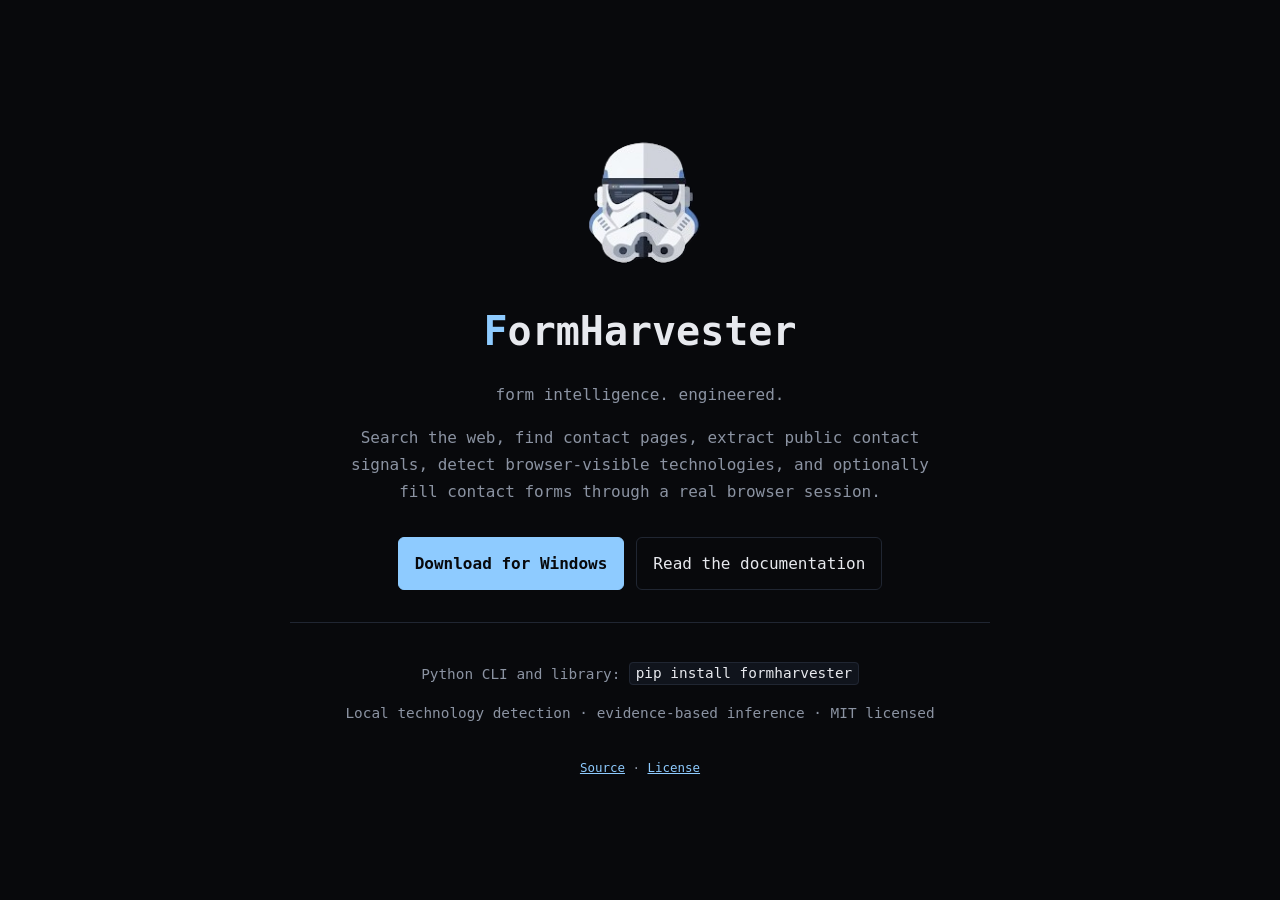
<file: docs/index.html>
<!doctype html>
<html lang="en">
<head>
<meta charset="utf-8" />
<meta name="viewport" content="width=device-width, initial-scale=1" />
<title>FormHarvester - Form Intelligence Engine</title>
<meta name="description" content="FormHarvester searches the web, finds contact pages, extracts public contact signals, detects website technologies, and automates contact forms." />
<link rel="canonical" href="https://formharvester.com/" />
<meta name="theme-color" content="#08090c" />
<link rel="icon" href="logo.png" type="image/png" />
<meta property="og:type" content="website" />
<meta property="og:site_name" content="FormHarvester" />
<meta property="og:title" content="FormHarvester - Automated Web Form Intelligence" />
<meta property="og:description" content="Search the web, find contact pages, extract public contact signals, detect website technologies, and automate contact forms." />
<meta property="og:url" content="https://formharvester.com/" />
<meta property="og:image" content="https://formharvester.com/logo.jpeg" />
<meta name="twitter:card" content="summary_large_image" />
<meta name="twitter:title" content="FormHarvester - Form Intelligence Engine" />
<meta name="twitter:description" content="Search, extract, detect, and interact with websites through a browser-driven workflow." />
<meta name="twitter:image" content="https://formharvester.com/logo.jpeg" />
<style>
  :root { color-scheme: dark; --bg: #08090c; --fg: #e7e9ee; --muted: #8b93a2; --accent: #8ecbff; --border: #202632; }
  * { box-sizing: border-box; }
  body { margin: 0; min-height: 100vh; display: grid; place-items: center; padding: 2rem 1.25rem; background: var(--bg); color: var(--fg); font: 16px/1.7 ui-monospace, "SFMono-Regular", Consolas, monospace; text-align: center; }
  main { width: min(100%, 700px); }
  img { width: min(42vw, 150px); height: auto; }
  h1 { font-size: clamp(1.7rem, 5vw, 2.5rem); margin: 0.2rem 0; }
  h1 span { color: var(--accent); }
  .tagline, .summary { color: var(--muted); }
  .summary { margin: 0 auto 1.75rem; max-width: 62ch; }
  .actions { display: flex; justify-content: center; flex-wrap: wrap; gap: 0.75rem; margin: 2rem 0; }
  a { color: var(--accent); }
  a.button { border: 1px solid var(--border); border-radius: 6px; color: var(--fg); padding: 0.75rem 1rem; text-decoration: none; }
  a.button.primary { background: var(--accent); border-color: var(--accent); color: var(--bg); font-weight: 700; }
  a.button:hover { border-color: var(--accent); }
  .features { border-top: 1px solid var(--border); padding-top: 1.5rem; color: var(--muted); font-size: 0.9rem; }
  code { color: var(--fg); background: #10141c; border: 1px solid var(--border); border-radius: 4px; padding: 0.15rem 0.35rem; }
  footer { color: var(--muted); font-size: 0.78rem; margin-top: 2rem; }
</style>
</head>
<body>
<main>
  <img src="logo.png" alt="FormHarvester stormtrooper helmet icon" width="150" height="169" />
  <h1><span>F</span>ormHarvester</h1>
  <p class="tagline">form intelligence. engineered.</p>
  <p class="summary">Search the web, find contact pages, extract public contact signals, detect browser-visible technologies, and optionally fill contact forms through a real browser session.</p>
  <div class="actions">
    <a class="button primary" href="https://github.com/dariomory/formharvester/releases/latest/download/formharvester.exe">Download for Windows</a>
    <a class="button" href="docs/">Read the documentation</a>
  </div>
  <div class="features">
    <p>Python CLI and library: <code>pip install formharvester</code></p>
    <p>Local technology detection · evidence-based inference · MIT licensed</p>
  </div>
  <footer><a href="https://github.com/dariomory/formharvester">Source</a> · <a href="https://github.com/dariomory/formharvester/blob/master/LICENSE">License</a></footer>
</main>
</body>
</html>
</file>
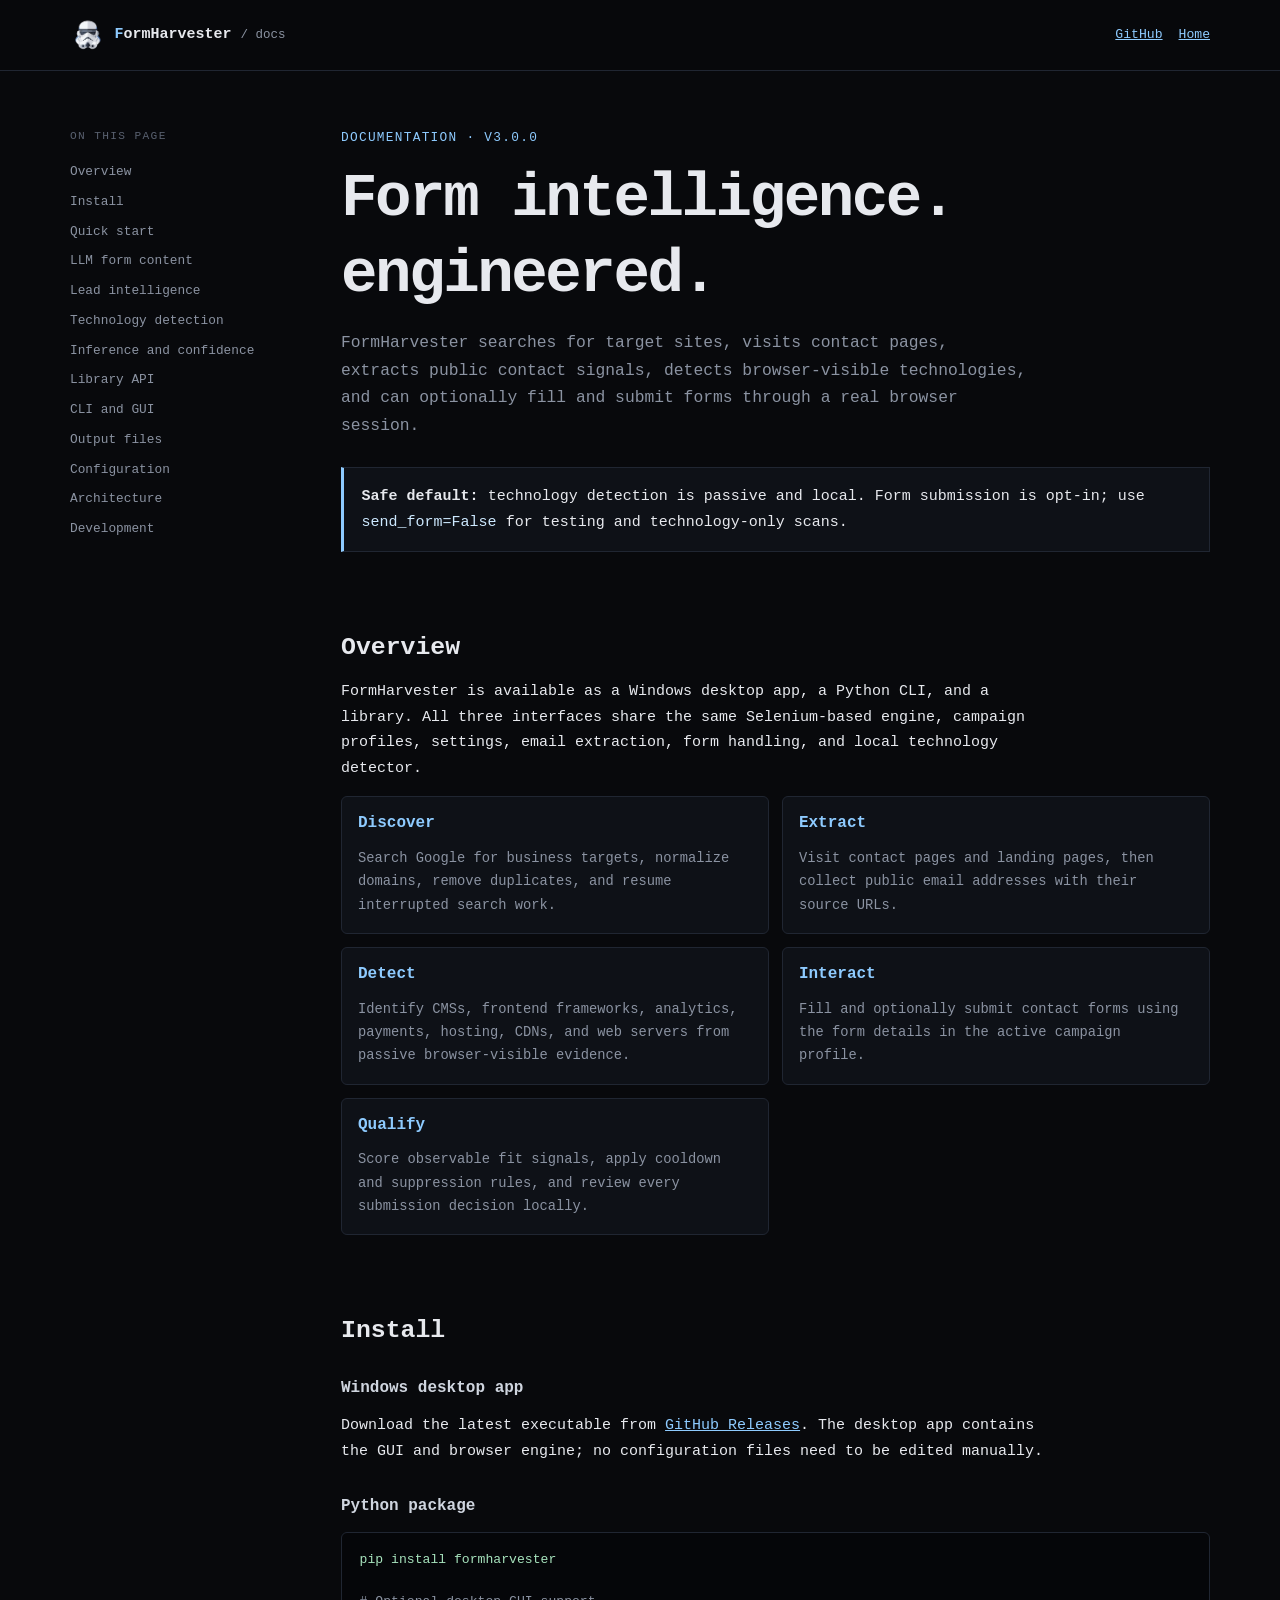
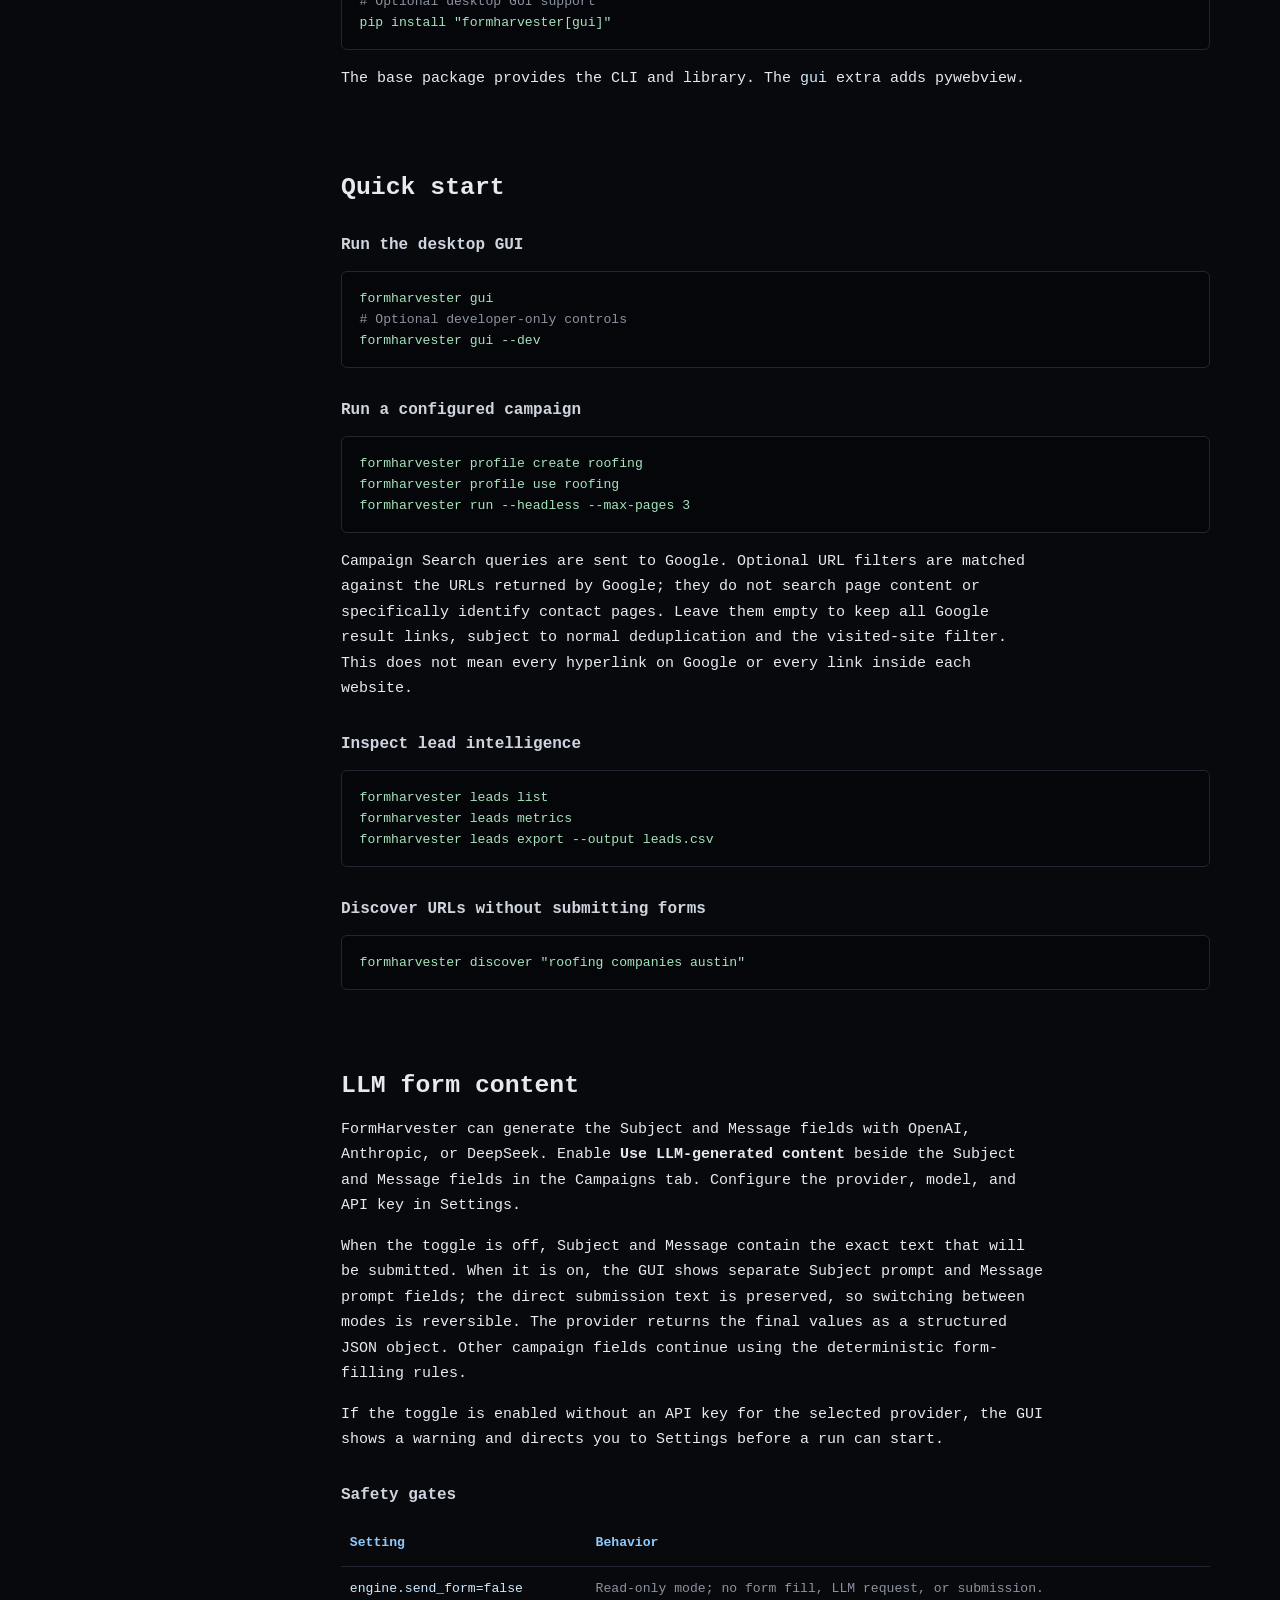
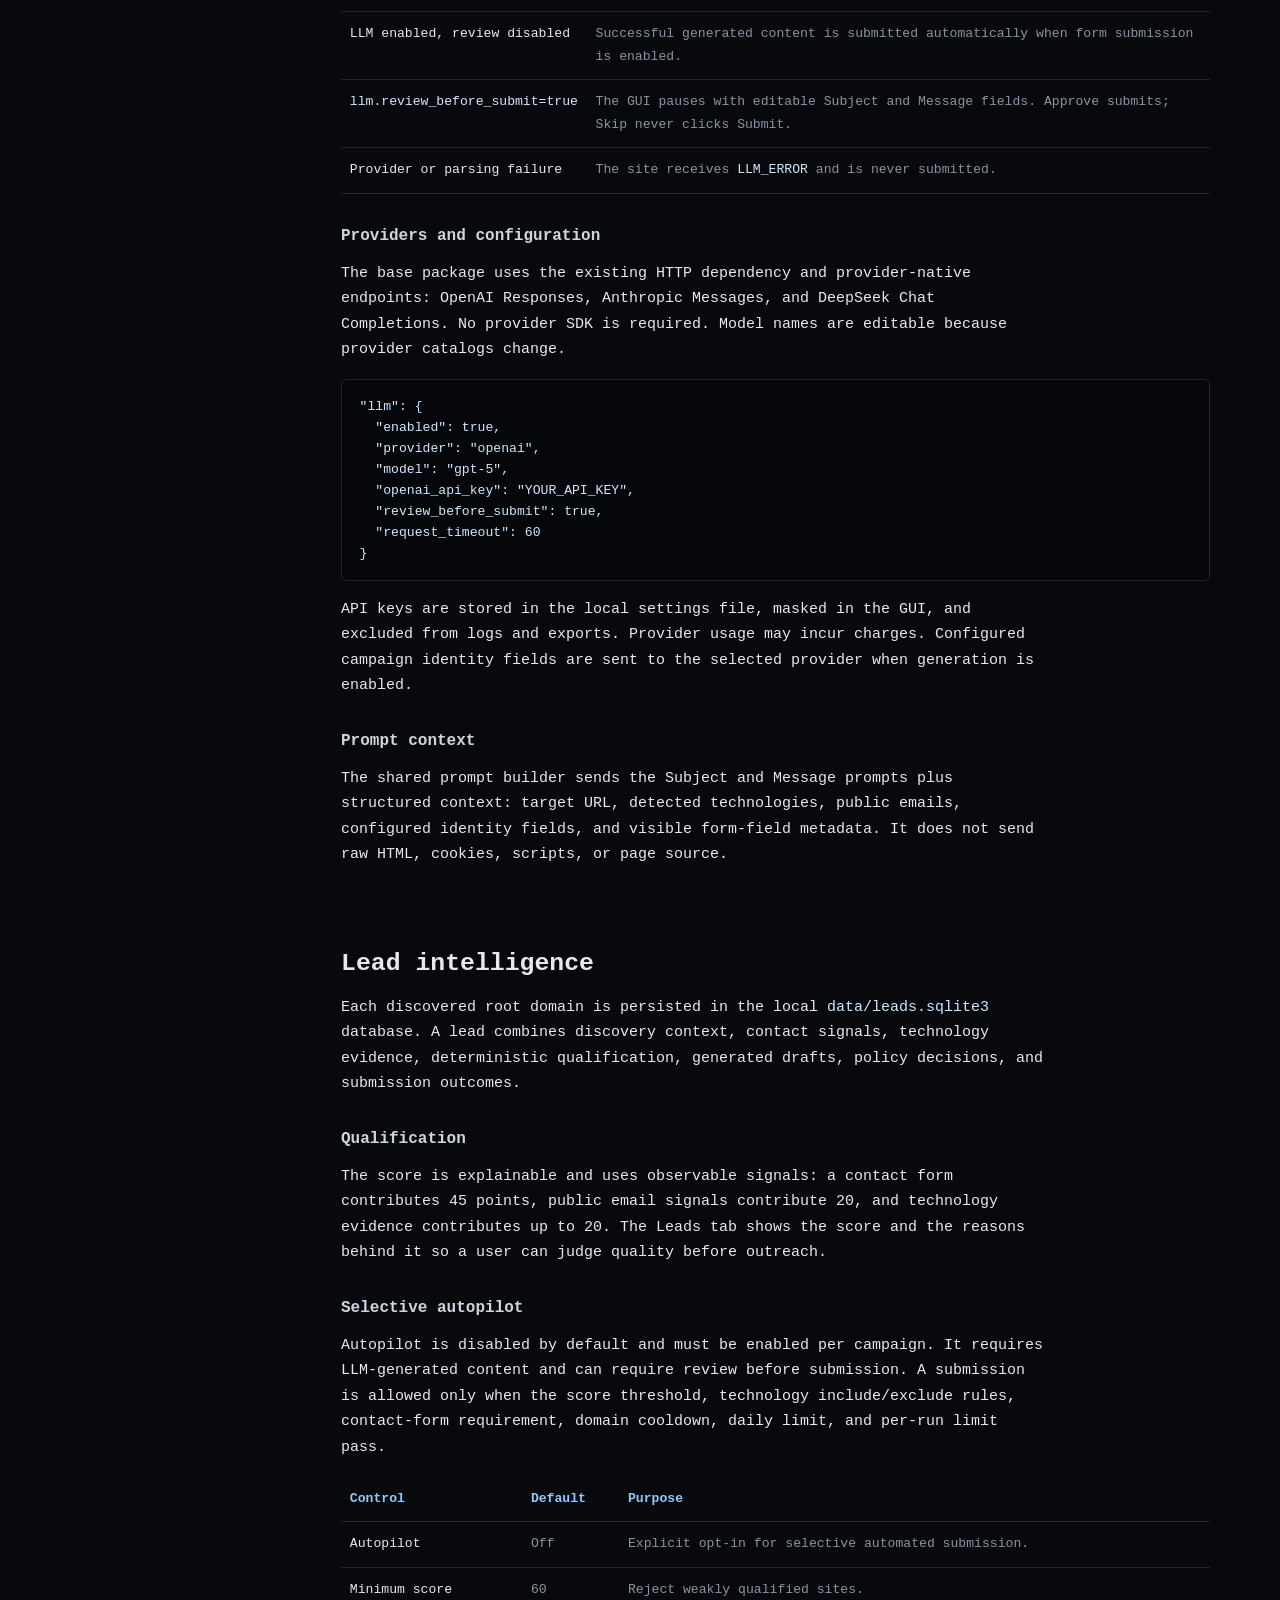
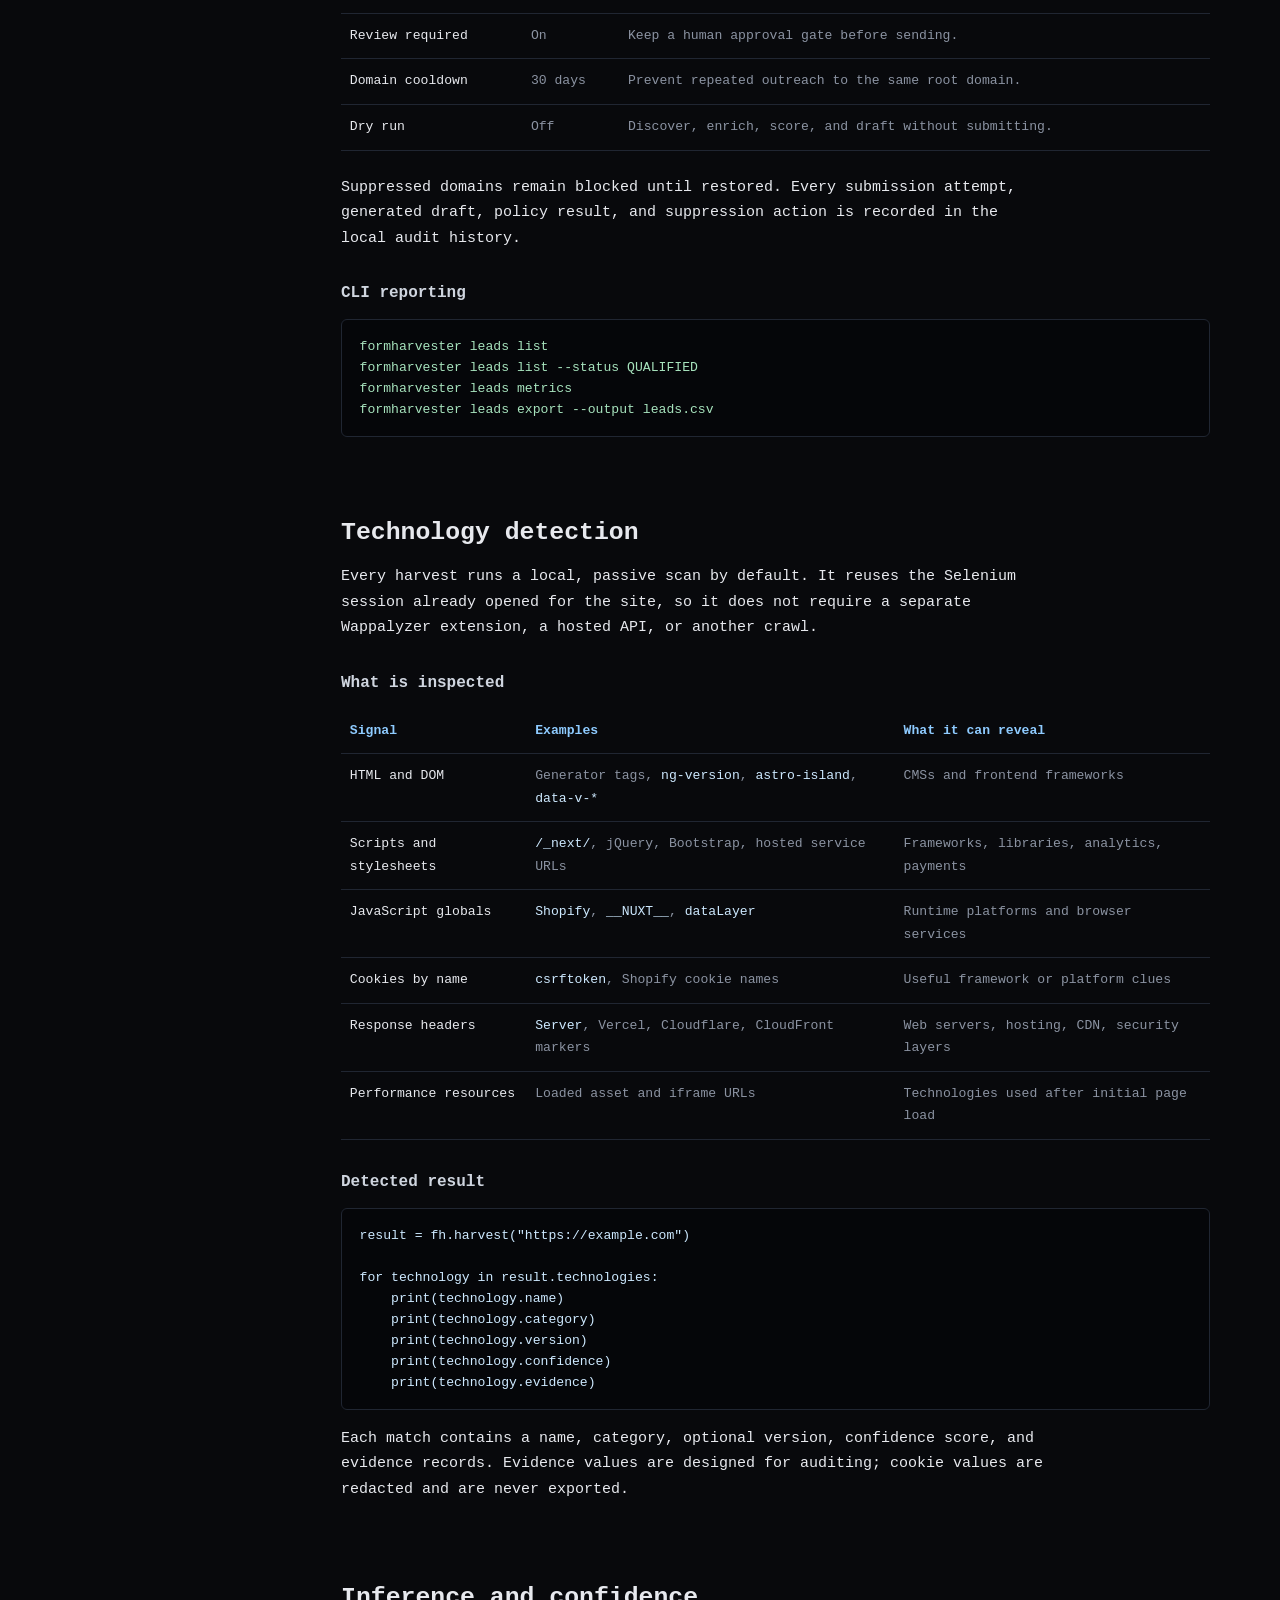
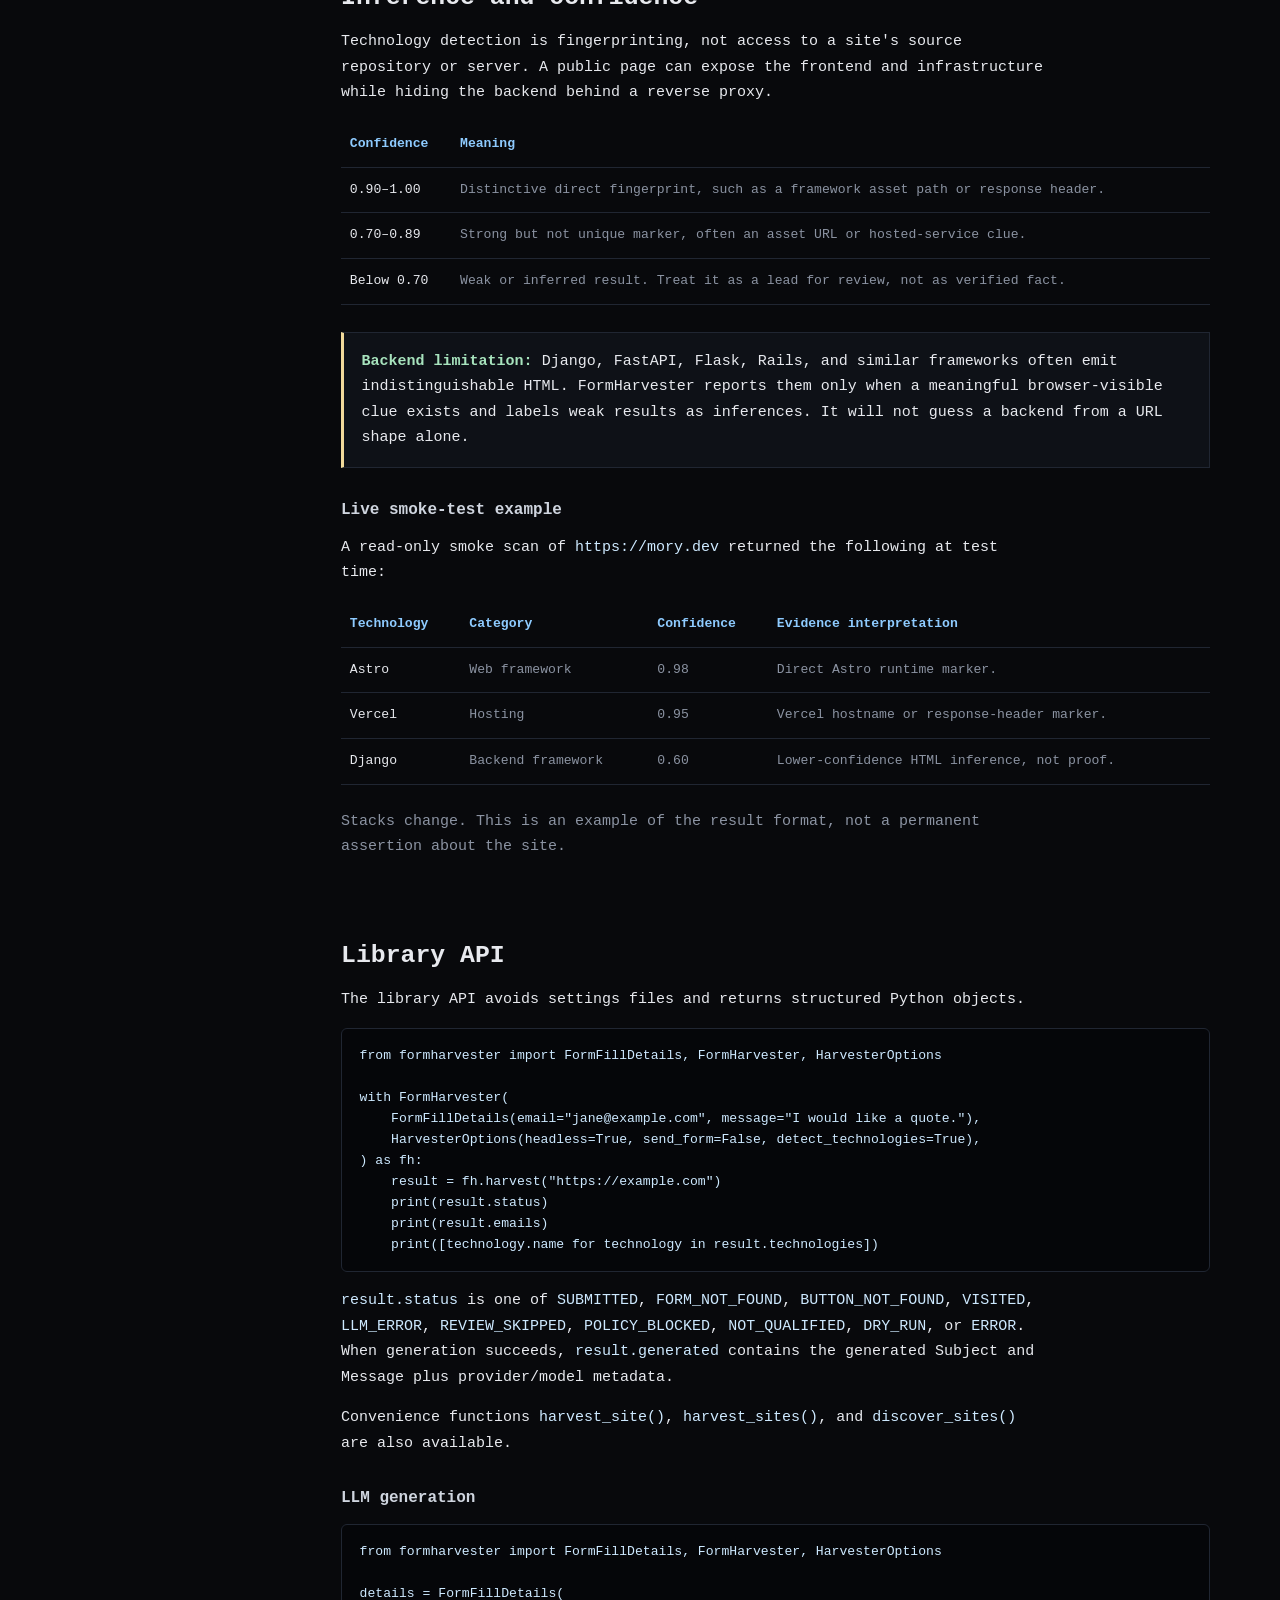
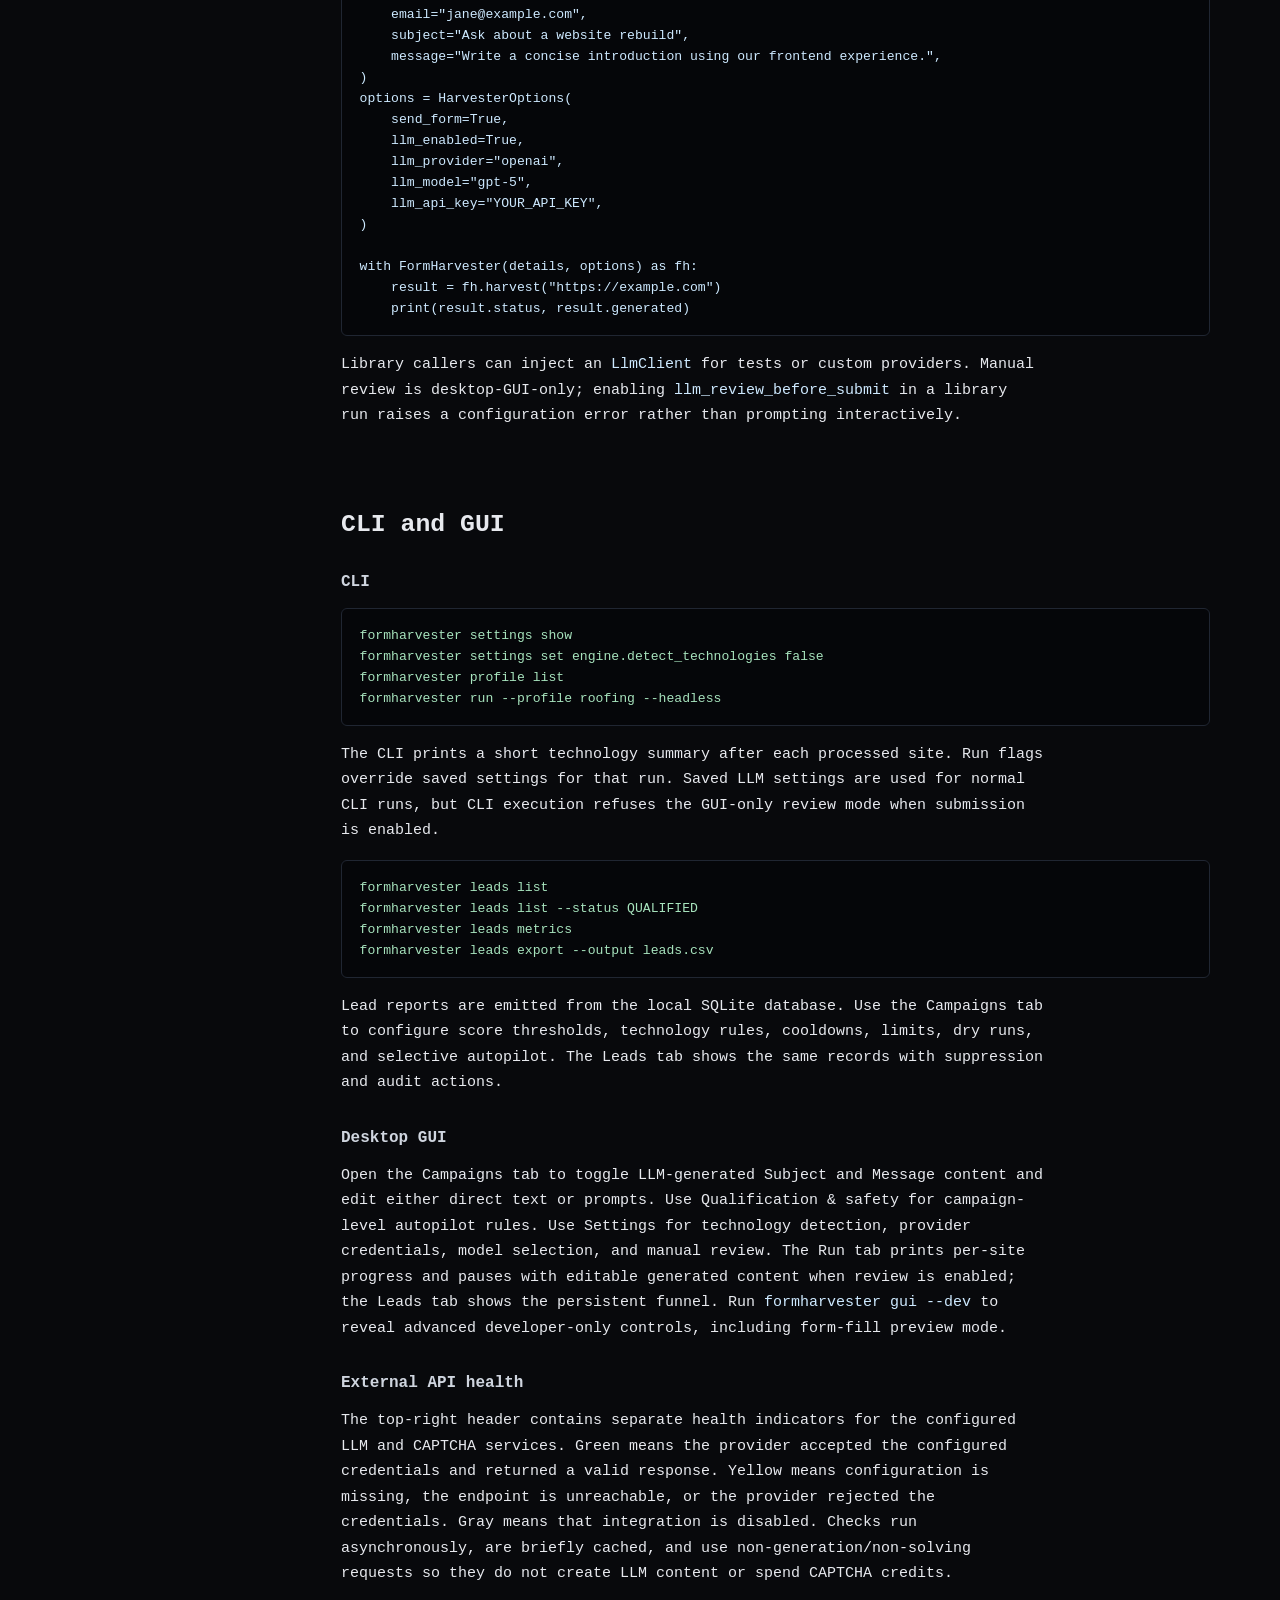
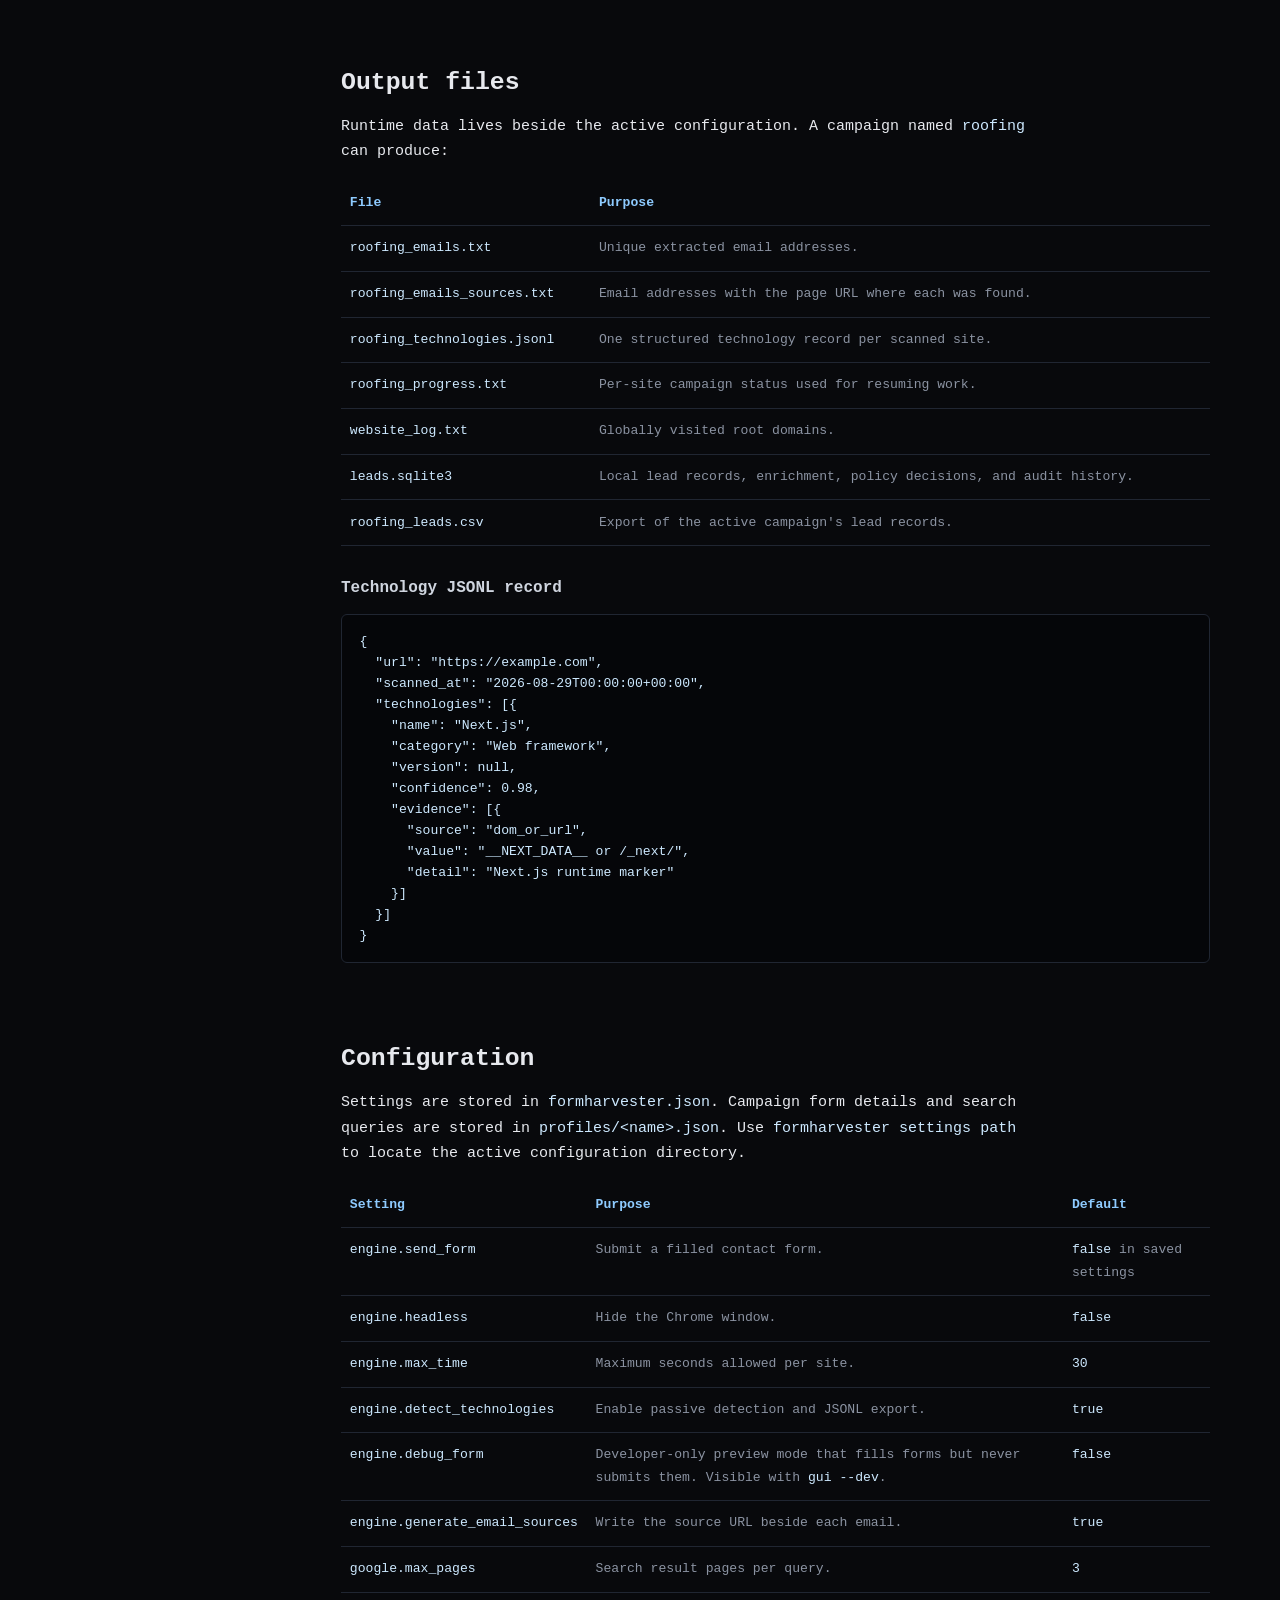
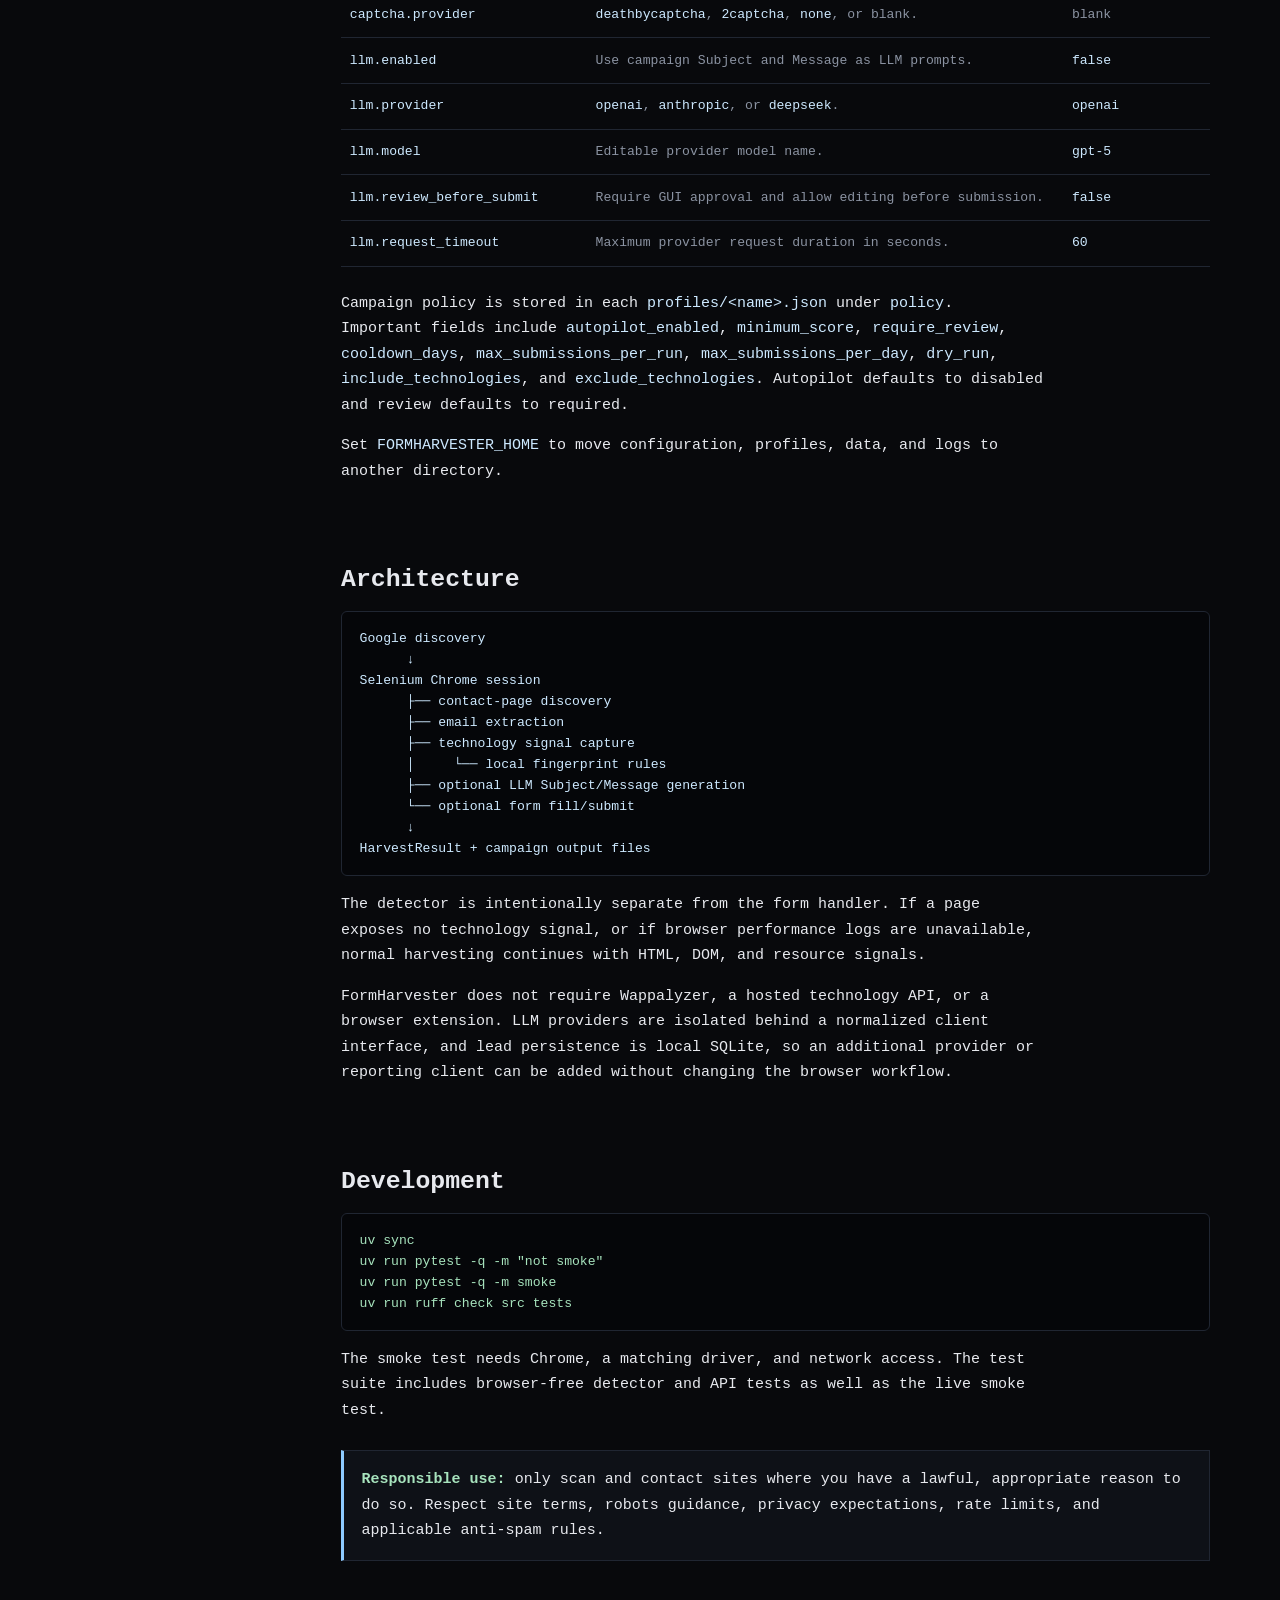
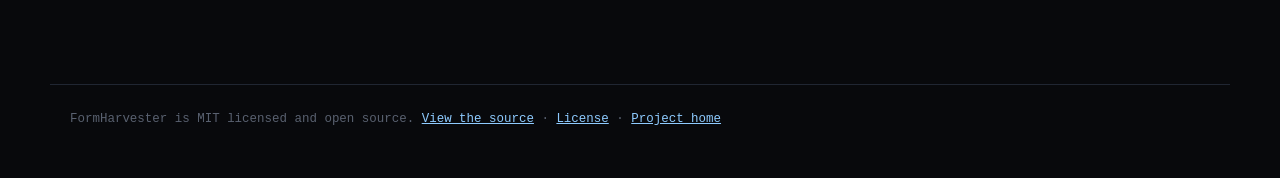
<file: docs/docs/index.html>
<!doctype html>
<html lang="en">
<head>
<meta charset="utf-8" />
<meta name="viewport" content="width=device-width, initial-scale=1" />
<title>FormHarvester Documentation</title>
<meta name="description" content="Install, configure, and use FormHarvester for web discovery, contact extraction, technology detection, and browser-driven form workflows." />
<meta name="keywords" content="FormHarvester documentation, website technology detection, technology inference, form scraper, Selenium, lead enrichment, Python web scraping" />
<link rel="canonical" href="https://formharvester.com/docs/" />
<meta name="robots" content="index, follow" />
<meta name="theme-color" content="#08090c" />
<link rel="icon" href="../logo.png" type="image/png" />
<meta property="og:type" content="website" />
<meta property="og:site_name" content="FormHarvester" />
<meta property="og:title" content="FormHarvester Documentation" />
<meta property="og:description" content="Documentation for FormHarvester discovery, contact extraction, local technology detection, and browser-driven form workflows." />
<meta property="og:url" content="https://formharvester.com/docs/" />
<meta property="og:image" content="https://formharvester.com/logo.jpeg" />
<script type="application/ld+json">
{
  "@context": "https://schema.org",
  "@type": "TechArticle",
  "headline": "FormHarvester Documentation",
  "description": "Documentation for the open-source FormHarvester form intelligence engine and local website technology detector.",
  "url": "https://formharvester.com/docs/",
  "author": {"@type": "Organization", "name": "FormHarvester"},
  "isPartOf": {"@type": "SoftwareApplication", "name": "FormHarvester", "url": "https://formharvester.com/"}
}
</script>
<style>
  :root { color-scheme: dark; --bg: #08090c; --panel: #0e1117; --fg: #e7e9ee; --muted: #8b93a2; --faint: #596170; --accent: #8ecbff; --green: #a7e3bd; --yellow: #f0d99a; --border: #202632; --max: 1180px; }
  * { box-sizing: border-box; }
  html { scroll-behavior: smooth; }
  body { margin: 0; background: var(--bg); color: var(--fg); font: 15px/1.7 ui-monospace, "SFMono-Regular", Consolas, monospace; }
  a { color: var(--accent); }
  a:hover { color: #c8eaff; }
  code { color: #cde9ff; }
  p { max-width: 78ch; }
  .site-header { position: sticky; top: 0; z-index: 5; border-bottom: 1px solid var(--border); background: rgba(8, 9, 12, 0.94); backdrop-filter: blur(12px); }
  .header-inner { max-width: var(--max); min-height: 70px; margin: 0 auto; padding: 0 1.25rem; display: flex; align-items: center; justify-content: space-between; gap: 1rem; }
  .brand { display: flex; align-items: center; gap: 0.65rem; color: var(--fg); font-weight: 700; text-decoration: none; }
  .brand img { width: 34px; height: 40px; object-fit: contain; }
  .brand-f { color: var(--accent); }
  .brand small { color: var(--muted); font-weight: 400; }
  .top-links { display: flex; gap: 1rem; font-size: 0.82rem; }
  .layout { max-width: var(--max); margin: 0 auto; padding: 3.5rem 1.25rem 6rem; display: grid; grid-template-columns: 215px minmax(0, 1fr); gap: 3.5rem; }
  .sidebar { position: sticky; top: 100px; align-self: start; font-size: 0.8rem; }
  .sidebar-label { margin-bottom: 0.7rem; color: var(--faint); font-size: 0.7rem; letter-spacing: 0.12em; text-transform: uppercase; }
  .sidebar a { display: block; padding: 0.25rem 0; color: var(--muted); text-decoration: none; }
  .sidebar a:hover { color: var(--accent); }
  article { min-width: 0; }
  .eyebrow { margin: 0 0 0.75rem; color: var(--accent); font-size: 0.8rem; letter-spacing: 0.1em; text-transform: uppercase; }
  h1, h2, h3 { line-height: 1.25; }
  h1 { margin: 0 0 1rem; font-size: clamp(2rem, 5vw, 3.8rem); letter-spacing: -0.04em; }
  h2 { margin: 4rem 0 1rem; padding-top: 1rem; font-size: 1.55rem; }
  h3 { margin: 2rem 0 0.6rem; color: #cfd5df; font-size: 1rem; }
  .lede { max-width: 70ch; color: var(--muted); font-size: 1.02rem; }
  .hero-note, .callout { margin: 1.7rem 0; padding: 1rem 1.1rem; border: 1px solid var(--border); border-left: 3px solid var(--accent); background: var(--panel); }
  .callout strong { color: var(--green); }
  .callout.warning { border-left-color: var(--yellow); }
  pre { overflow-x: auto; margin: 1rem 0; padding: 1rem 1.1rem; border: 1px solid var(--border); border-radius: 6px; background: #050609; font-size: 0.82rem; line-height: 1.6; }
  .command { color: var(--green); }
  .muted { color: var(--muted); }
  .grid { display: grid; grid-template-columns: repeat(2, minmax(0, 1fr)); gap: 0.8rem; }
  .card { padding: 1rem; border: 1px solid var(--border); border-radius: 6px; background: var(--panel); }
  .card h3 { margin-top: 0; color: var(--accent); }
  .card p { margin-bottom: 0; color: var(--muted); font-size: 0.86rem; }
  table { width: 100%; margin: 1rem 0 1.5rem; border-collapse: collapse; font-size: 0.82rem; }
  th, td { padding: 0.7rem 0.55rem; border-bottom: 1px solid var(--border); text-align: left; vertical-align: top; }
  th { color: var(--accent); font-weight: 600; }
  td { color: var(--muted); }
  td:first-child { color: var(--fg); }
  .footer { max-width: var(--max); margin: 0 auto; padding: 1.5rem 1.25rem 3rem; border-top: 1px solid var(--border); color: var(--faint); font-size: 0.78rem; }
  @media (max-width: 800px) {
    .layout { display: block; padding-top: 2.2rem; }
    .sidebar { position: static; display: flex; flex-wrap: wrap; gap: 0 1rem; margin-bottom: 2rem; }
    .sidebar-label { width: 100%; }
    .sidebar a { padding: 0.15rem 0; }
    .grid { grid-template-columns: 1fr; }
    .top-links { gap: 0.6rem; }
    .top-links a:first-child { display: none; }
  }
</style>
</head>
<body>
<header class="site-header">
  <div class="header-inner">
    <a class="brand" href="../"><img src="../logo.png" alt="" width="34" height="40" /><span><span class="brand-f">F</span>ormHarvester <small>/ docs</small></span></a>
    <nav class="top-links" aria-label="External links"><a href="https://github.com/dariomory/formharvester">GitHub</a><a href="../">Home</a></nav>
  </div>
</header>

<div class="layout">
  <aside class="sidebar" aria-label="Documentation sections">
    <div class="sidebar-label">On this page</div>
    <a href="#overview">Overview</a><a href="#install">Install</a><a href="#quick-start">Quick start</a>
    <a href="#llm">LLM form content</a><a href="#lead-intelligence">Lead intelligence</a><a href="#technology-detection">Technology detection</a><a href="#inference">Inference and confidence</a>
    <a href="#api">Library API</a><a href="#cli-gui">CLI and GUI</a><a href="#output">Output files</a>
    <a href="#configuration">Configuration</a><a href="#architecture">Architecture</a><a href="#development">Development</a>
  </aside>

  <main>
    <article>
      <p class="eyebrow">Documentation · v3.0.0</p>
      <h1>Form intelligence.<br />engineered.</h1>
      <p class="lede">FormHarvester searches for target sites, visits contact pages, extracts public contact signals, detects browser-visible technologies, and can optionally fill and submit forms through a real browser session.</p>
      <div class="hero-note"><strong>Safe default:</strong> technology detection is passive and local. Form submission is opt-in; use <code>send_form=False</code> for testing and technology-only scans.</div>

      <section id="overview"><h2>Overview</h2>
        <p>FormHarvester is available as a Windows desktop app, a Python CLI, and a library. All three interfaces share the same Selenium-based engine, campaign profiles, settings, email extraction, form handling, and local technology detector.</p>
        <div class="grid">
          <div class="card"><h3>Discover</h3><p>Search Google for business targets, normalize domains, remove duplicates, and resume interrupted search work.</p></div>
          <div class="card"><h3>Extract</h3><p>Visit contact pages and landing pages, then collect public email addresses with their source URLs.</p></div>
          <div class="card"><h3>Detect</h3><p>Identify CMSs, frontend frameworks, analytics, payments, hosting, CDNs, and web servers from passive browser-visible evidence.</p></div>
          <div class="card"><h3>Interact</h3><p>Fill and optionally submit contact forms using the form details in the active campaign profile.</p></div>
          <div class="card"><h3>Qualify</h3><p>Score observable fit signals, apply cooldown and suppression rules, and review every submission decision locally.</p></div>
        </div>
      </section>

      <section id="install"><h2>Install</h2>
        <h3>Windows desktop app</h3>
        <p>Download the latest executable from <a href="https://github.com/dariomory/formharvester/releases/latest/download/formharvester.exe">GitHub Releases</a>. The desktop app contains the GUI and browser engine; no configuration files need to be edited manually.</p>
        <h3>Python package</h3>
        <pre><code><span class="command">pip install formharvester</span>

<span class="muted"># Optional desktop GUI support</span>
<span class="command">pip install "formharvester[gui]"</span></code></pre>
        <p>The base package provides the CLI and library. The <code>gui</code> extra adds pywebview.</p>
      </section>

      <section id="quick-start"><h2>Quick start</h2>
        <h3>Run the desktop GUI</h3><pre><code><span class="command">formharvester gui</span>
<span class="muted"># Optional developer-only controls</span>
<span class="command">formharvester gui --dev</span></code></pre>
        <h3>Run a configured campaign</h3>
        <pre><code><span class="command">formharvester profile create roofing</span>
<span class="command">formharvester profile use roofing</span>
<span class="command">formharvester run --headless --max-pages 3</span></code></pre>
        <p>Campaign Search queries are sent to Google. Optional URL filters are matched against the URLs returned by Google; they do not search page content or specifically identify contact pages. Leave them empty to keep all Google result links, subject to normal deduplication and the visited-site filter. This does not mean every hyperlink on Google or every link inside each website.</p>
        <h3>Inspect lead intelligence</h3><pre><code><span class="command">formharvester leads list</span>
<span class="command">formharvester leads metrics</span>
<span class="command">formharvester leads export --output leads.csv</span></code></pre>
        <h3>Discover URLs without submitting forms</h3><pre><code><span class="command">formharvester discover "roofing companies austin"</span></code></pre>
      </section>

        <section id="llm"><h2>LLM form content</h2>
         <p>FormHarvester can generate the Subject and Message fields with OpenAI, Anthropic, or DeepSeek. Enable <strong>Use LLM-generated content</strong> beside the Subject and Message fields in the Campaigns tab. Configure the provider, model, and API key in Settings.</p>
         <p>When the toggle is off, Subject and Message contain the exact text that will be submitted. When it is on, the GUI shows separate Subject prompt and Message prompt fields; the direct submission text is preserved, so switching between modes is reversible. The provider returns the final values as a structured JSON object. Other campaign fields continue using the deterministic form-filling rules.</p>
         <p>If the toggle is enabled without an API key for the selected provider, the GUI shows a warning and directs you to Settings before a run can start.</p>
        <h3>Safety gates</h3>
        <table><thead><tr><th>Setting</th><th>Behavior</th></tr></thead><tbody>
          <tr><td><code>engine.send_form=false</code></td><td>Read-only mode; no form fill, LLM request, or submission.</td></tr>
          <tr><td>LLM enabled, review disabled</td><td>Successful generated content is submitted automatically when form submission is enabled.</td></tr>
          <tr><td><code>llm.review_before_submit=true</code></td><td>The GUI pauses with editable Subject and Message fields. Approve submits; Skip never clicks Submit.</td></tr>
          <tr><td>Provider or parsing failure</td><td>The site receives <code>LLM_ERROR</code> and is never submitted.</td></tr>
        </tbody></table>
        <h3>Providers and configuration</h3>
        <p>The base package uses the existing HTTP dependency and provider-native endpoints: OpenAI Responses, Anthropic Messages, and DeepSeek Chat Completions. No provider SDK is required. Model names are editable because provider catalogs change.</p>
        <pre><code>"llm": {
  "enabled": true,
  "provider": "openai",
  "model": "gpt-5",
  "openai_api_key": "YOUR_API_KEY",
  "review_before_submit": true,
  "request_timeout": 60
}</code></pre>
        <p>API keys are stored in the local settings file, masked in the GUI, and excluded from logs and exports. Provider usage may incur charges. Configured campaign identity fields are sent to the selected provider when generation is enabled.</p>
        <h3>Prompt context</h3>
        <p>The shared prompt builder sends the Subject and Message prompts plus structured context: target URL, detected technologies, public emails, configured identity fields, and visible form-field metadata. It does not send raw HTML, cookies, scripts, or page source.</p>
      </section>

      <section id="lead-intelligence"><h2>Lead intelligence</h2>
        <p>Each discovered root domain is persisted in the local <code>data/leads.sqlite3</code> database. A lead combines discovery context, contact signals, technology evidence, deterministic qualification, generated drafts, policy decisions, and submission outcomes.</p>
        <h3>Qualification</h3>
        <p>The score is explainable and uses observable signals: a contact form contributes 45 points, public email signals contribute 20, and technology evidence contributes up to 20. The Leads tab shows the score and the reasons behind it so a user can judge quality before outreach.</p>
        <h3>Selective autopilot</h3>
        <p>Autopilot is disabled by default and must be enabled per campaign. It requires LLM-generated content and can require review before submission. A submission is allowed only when the score threshold, technology include/exclude rules, contact-form requirement, domain cooldown, daily limit, and per-run limit pass.</p>
        <table><thead><tr><th>Control</th><th>Default</th><th>Purpose</th></tr></thead><tbody>
          <tr><td>Autopilot</td><td>Off</td><td>Explicit opt-in for selective automated submission.</td></tr>
          <tr><td>Minimum score</td><td>60</td><td>Reject weakly qualified sites.</td></tr>
          <tr><td>Review required</td><td>On</td><td>Keep a human approval gate before sending.</td></tr>
          <tr><td>Domain cooldown</td><td>30 days</td><td>Prevent repeated outreach to the same root domain.</td></tr>
          <tr><td>Dry run</td><td>Off</td><td>Discover, enrich, score, and draft without submitting.</td></tr>
        </tbody></table>
        <p>Suppressed domains remain blocked until restored. Every submission attempt, generated draft, policy result, and suppression action is recorded in the local audit history.</p>
        <h3>CLI reporting</h3>
        <pre><code><span class="command">formharvester leads list</span>
<span class="command">formharvester leads list --status QUALIFIED</span>
<span class="command">formharvester leads metrics</span>
<span class="command">formharvester leads export --output leads.csv</span></code></pre>
      </section>

      <section id="technology-detection"><h2>Technology detection</h2>
        <p>Every harvest runs a local, passive scan by default. It reuses the Selenium session already opened for the site, so it does not require a separate Wappalyzer extension, a hosted API, or another crawl.</p>
        <h3>What is inspected</h3>
        <table><thead><tr><th>Signal</th><th>Examples</th><th>What it can reveal</th></tr></thead><tbody>
          <tr><td>HTML and DOM</td><td>Generator tags, <code>ng-version</code>, <code>astro-island</code>, <code>data-v-*</code></td><td>CMSs and frontend frameworks</td></tr>
          <tr><td>Scripts and stylesheets</td><td><code>/_next/</code>, jQuery, Bootstrap, hosted service URLs</td><td>Frameworks, libraries, analytics, payments</td></tr>
          <tr><td>JavaScript globals</td><td><code>Shopify</code>, <code>__NUXT__</code>, <code>dataLayer</code></td><td>Runtime platforms and browser services</td></tr>
          <tr><td>Cookies by name</td><td><code>csrftoken</code>, Shopify cookie names</td><td>Useful framework or platform clues</td></tr>
          <tr><td>Response headers</td><td><code>Server</code>, Vercel, Cloudflare, CloudFront markers</td><td>Web servers, hosting, CDN, security layers</td></tr>
          <tr><td>Performance resources</td><td>Loaded asset and iframe URLs</td><td>Technologies used after initial page load</td></tr>
        </tbody></table>
        <h3>Detected result</h3>
        <pre><code>result = fh.harvest("https://example.com")

for technology in result.technologies:
    print(technology.name)
    print(technology.category)
    print(technology.version)
    print(technology.confidence)
    print(technology.evidence)</code></pre>
        <p>Each match contains a name, category, optional version, confidence score, and evidence records. Evidence values are designed for auditing; cookie values are redacted and are never exported.</p>
      </section>

      <section id="inference"><h2>Inference and confidence</h2>
        <p>Technology detection is fingerprinting, not access to a site's source repository or server. A public page can expose the frontend and infrastructure while hiding the backend behind a reverse proxy.</p>
        <table><thead><tr><th>Confidence</th><th>Meaning</th></tr></thead><tbody>
          <tr><td>0.90–1.00</td><td>Distinctive direct fingerprint, such as a framework asset path or response header.</td></tr>
          <tr><td>0.70–0.89</td><td>Strong but not unique marker, often an asset URL or hosted-service clue.</td></tr>
          <tr><td>Below 0.70</td><td>Weak or inferred result. Treat it as a lead for review, not as verified fact.</td></tr>
        </tbody></table>
        <div class="callout warning"><strong>Backend limitation:</strong> Django, FastAPI, Flask, Rails, and similar frameworks often emit indistinguishable HTML. FormHarvester reports them only when a meaningful browser-visible clue exists and labels weak results as inferences. It will not guess a backend from a URL shape alone.</div>
        <h3>Live smoke-test example</h3>
        <p>A read-only smoke scan of <code>https://mory.dev</code> returned the following at test time:</p>
        <table><thead><tr><th>Technology</th><th>Category</th><th>Confidence</th><th>Evidence interpretation</th></tr></thead><tbody>
          <tr><td>Astro</td><td>Web framework</td><td>0.98</td><td>Direct Astro runtime marker.</td></tr>
          <tr><td>Vercel</td><td>Hosting</td><td>0.95</td><td>Vercel hostname or response-header marker.</td></tr>
          <tr><td>Django</td><td>Backend framework</td><td>0.60</td><td>Lower-confidence HTML inference, not proof.</td></tr>
        </tbody></table>
        <p class="muted">Stacks change. This is an example of the result format, not a permanent assertion about the site.</p>
      </section>

      <section id="api"><h2>Library API</h2>
        <p>The library API avoids settings files and returns structured Python objects.</p>
        <pre><code>from formharvester import FormFillDetails, FormHarvester, HarvesterOptions

with FormHarvester(
    FormFillDetails(email="jane@example.com", message="I would like a quote."),
    HarvesterOptions(headless=True, send_form=False, detect_technologies=True),
) as fh:
    result = fh.harvest("https://example.com")
    print(result.status)
    print(result.emails)
    print([technology.name for technology in result.technologies])</code></pre>
        <p><code>result.status</code> is one of <code>SUBMITTED</code>, <code>FORM_NOT_FOUND</code>, <code>BUTTON_NOT_FOUND</code>, <code>VISITED</code>, <code>LLM_ERROR</code>, <code>REVIEW_SKIPPED</code>, <code>POLICY_BLOCKED</code>, <code>NOT_QUALIFIED</code>, <code>DRY_RUN</code>, or <code>ERROR</code>. When generation succeeds, <code>result.generated</code> contains the generated Subject and Message plus provider/model metadata.</p>
        <p>Convenience functions <code>harvest_site()</code>, <code>harvest_sites()</code>, and <code>discover_sites()</code> are also available.</p>
        <h3>LLM generation</h3>
        <pre><code>from formharvester import FormFillDetails, FormHarvester, HarvesterOptions

details = FormFillDetails(
    email="jane@example.com",
    subject="Ask about a website rebuild",
    message="Write a concise introduction using our frontend experience.",
)
options = HarvesterOptions(
    send_form=True,
    llm_enabled=True,
    llm_provider="openai",
    llm_model="gpt-5",
    llm_api_key="YOUR_API_KEY",
)

with FormHarvester(details, options) as fh:
    result = fh.harvest("https://example.com")
    print(result.status, result.generated)</code></pre>
        <p>Library callers can inject an <code>LlmClient</code> for tests or custom providers. Manual review is desktop-GUI-only; enabling <code>llm_review_before_submit</code> in a library run raises a configuration error rather than prompting interactively.</p>
      </section>

      <section id="cli-gui"><h2>CLI and GUI</h2>
        <h3>CLI</h3>
        <pre><code><span class="command">formharvester settings show</span>
<span class="command">formharvester settings set engine.detect_technologies false</span>
<span class="command">formharvester profile list</span>
<span class="command">formharvester run --profile roofing --headless</span></code></pre>
        <p>The CLI prints a short technology summary after each processed site. Run flags override saved settings for that run. Saved LLM settings are used for normal CLI runs, but CLI execution refuses the GUI-only review mode when submission is enabled.</p>
        <pre><code><span class="command">formharvester leads list</span>
<span class="command">formharvester leads list --status QUALIFIED</span>
<span class="command">formharvester leads metrics</span>
<span class="command">formharvester leads export --output leads.csv</span></code></pre>
        <p>Lead reports are emitted from the local SQLite database. Use the Campaigns tab to configure score thresholds, technology rules, cooldowns, limits, dry runs, and selective autopilot. The Leads tab shows the same records with suppression and audit actions.</p>
        <h3>Desktop GUI</h3><p>Open the Campaigns tab to toggle LLM-generated Subject and Message content and edit either direct text or prompts. Use Qualification &amp; safety for campaign-level autopilot rules. Use Settings for technology detection, provider credentials, model selection, and manual review. The Run tab prints per-site progress and pauses with editable generated content when review is enabled; the Leads tab shows the persistent funnel. Run <code>formharvester gui --dev</code> to reveal advanced developer-only controls, including form-fill preview mode.</p>
        <h3>External API health</h3><p>The top-right header contains separate health indicators for the configured LLM and CAPTCHA services. Green means the provider accepted the configured credentials and returned a valid response. Yellow means configuration is missing, the endpoint is unreachable, or the provider rejected the credentials. Gray means that integration is disabled. Checks run asynchronously, are briefly cached, and use non-generation/non-solving requests so they do not create LLM content or spend CAPTCHA credits.</p>
      </section>

      <section id="output"><h2>Output files</h2>
        <p>Runtime data lives beside the active configuration. A campaign named <code>roofing</code> can produce:</p>
        <table><thead><tr><th>File</th><th>Purpose</th></tr></thead><tbody>
          <tr><td><code>roofing_emails.txt</code></td><td>Unique extracted email addresses.</td></tr>
          <tr><td><code>roofing_emails_sources.txt</code></td><td>Email addresses with the page URL where each was found.</td></tr>
          <tr><td><code>roofing_technologies.jsonl</code></td><td>One structured technology record per scanned site.</td></tr>
          <tr><td><code>roofing_progress.txt</code></td><td>Per-site campaign status used for resuming work.</td></tr>
          <tr><td><code>website_log.txt</code></td><td>Globally visited root domains.</td></tr>
          <tr><td><code>leads.sqlite3</code></td><td>Local lead records, enrichment, policy decisions, and audit history.</td></tr>
          <tr><td><code>roofing_leads.csv</code></td><td>Export of the active campaign's lead records.</td></tr>
        </tbody></table>
        <h3>Technology JSONL record</h3>
        <pre><code>{
  "url": "https://example.com",
  "scanned_at": "2026-08-29T00:00:00+00:00",
  "technologies": [{
    "name": "Next.js",
    "category": "Web framework",
    "version": null,
    "confidence": 0.98,
    "evidence": [{
      "source": "dom_or_url",
      "value": "__NEXT_DATA__ or /_next/",
      "detail": "Next.js runtime marker"
    }]
  }]
}</code></pre>
      </section>

      <section id="configuration"><h2>Configuration</h2>
        <p>Settings are stored in <code>formharvester.json</code>. Campaign form details and search queries are stored in <code>profiles/&lt;name&gt;.json</code>. Use <code>formharvester settings path</code> to locate the active configuration directory.</p>
        <table><thead><tr><th>Setting</th><th>Purpose</th><th>Default</th></tr></thead><tbody>
          <tr><td><code>engine.send_form</code></td><td>Submit a filled contact form.</td><td><code>false</code> in saved settings</td></tr>
          <tr><td><code>engine.headless</code></td><td>Hide the Chrome window.</td><td><code>false</code></td></tr>
          <tr><td><code>engine.max_time</code></td><td>Maximum seconds allowed per site.</td><td><code>30</code></td></tr>
          <tr><td><code>engine.detect_technologies</code></td><td>Enable passive detection and JSONL export.</td><td><code>true</code></td></tr>
          <tr><td><code>engine.debug_form</code></td><td>Developer-only preview mode that fills forms but never submits them. Visible with <code>gui --dev</code>.</td><td><code>false</code></td></tr>
          <tr><td><code>engine.generate_email_sources</code></td><td>Write the source URL beside each email.</td><td><code>true</code></td></tr>
          <tr><td><code>google.max_pages</code></td><td>Search result pages per query.</td><td><code>3</code></td></tr>
          <tr><td><code>captcha.provider</code></td><td><code>deathbycaptcha</code>, <code>2captcha</code>, <code>none</code>, or blank.</td><td>blank</td></tr>
          <tr><td><code>llm.enabled</code></td><td>Use campaign Subject and Message as LLM prompts.</td><td><code>false</code></td></tr>
          <tr><td><code>llm.provider</code></td><td><code>openai</code>, <code>anthropic</code>, or <code>deepseek</code>.</td><td><code>openai</code></td></tr>
          <tr><td><code>llm.model</code></td><td>Editable provider model name.</td><td><code>gpt-5</code></td></tr>
          <tr><td><code>llm.review_before_submit</code></td><td>Require GUI approval and allow editing before submission.</td><td><code>false</code></td></tr>
          <tr><td><code>llm.request_timeout</code></td><td>Maximum provider request duration in seconds.</td><td><code>60</code></td></tr>
        </tbody></table>
        <p>Campaign policy is stored in each <code>profiles/&lt;name&gt;.json</code> under <code>policy</code>. Important fields include <code>autopilot_enabled</code>, <code>minimum_score</code>, <code>require_review</code>, <code>cooldown_days</code>, <code>max_submissions_per_run</code>, <code>max_submissions_per_day</code>, <code>dry_run</code>, <code>include_technologies</code>, and <code>exclude_technologies</code>. Autopilot defaults to disabled and review defaults to required.</p>
        <p>Set <code>FORMHARVESTER_HOME</code> to move configuration, profiles, data, and logs to another directory.</p>
      </section>

      <section id="architecture"><h2>Architecture</h2>
        <pre><code>Google discovery
      ↓
Selenium Chrome session
      ├── contact-page discovery
      ├── email extraction
      ├── technology signal capture
      │     └── local fingerprint rules
      ├── optional LLM Subject/Message generation
      └── optional form fill/submit
      ↓
HarvestResult + campaign output files</code></pre>
        <p>The detector is intentionally separate from the form handler. If a page exposes no technology signal, or if browser performance logs are unavailable, normal harvesting continues with HTML, DOM, and resource signals.</p>
        <p>FormHarvester does not require Wappalyzer, a hosted technology API, or a browser extension. LLM providers are isolated behind a normalized client interface, and lead persistence is local SQLite, so an additional provider or reporting client can be added without changing the browser workflow.</p>
      </section>

      <section id="development"><h2>Development</h2>
        <pre><code><span class="command">uv sync</span>
<span class="command">uv run pytest -q -m "not smoke"</span>
<span class="command">uv run pytest -q -m smoke</span>
<span class="command">uv run ruff check src tests</span></code></pre>
        <p>The smoke test needs Chrome, a matching driver, and network access. The test suite includes browser-free detector and API tests as well as the live smoke test.</p>
        <div class="callout"><strong>Responsible use:</strong> only scan and contact sites where you have a lawful, appropriate reason to do so. Respect site terms, robots guidance, privacy expectations, rate limits, and applicable anti-spam rules.</div>
      </section>
    </article>
  </main>
</div>

<footer class="footer">FormHarvester is MIT licensed and open source. <a href="https://github.com/dariomory/formharvester">View the source</a> · <a href="https://github.com/dariomory/formharvester/blob/master/LICENSE">License</a> · <a href="../">Project home</a></footer>
</body>
</html>
</file>
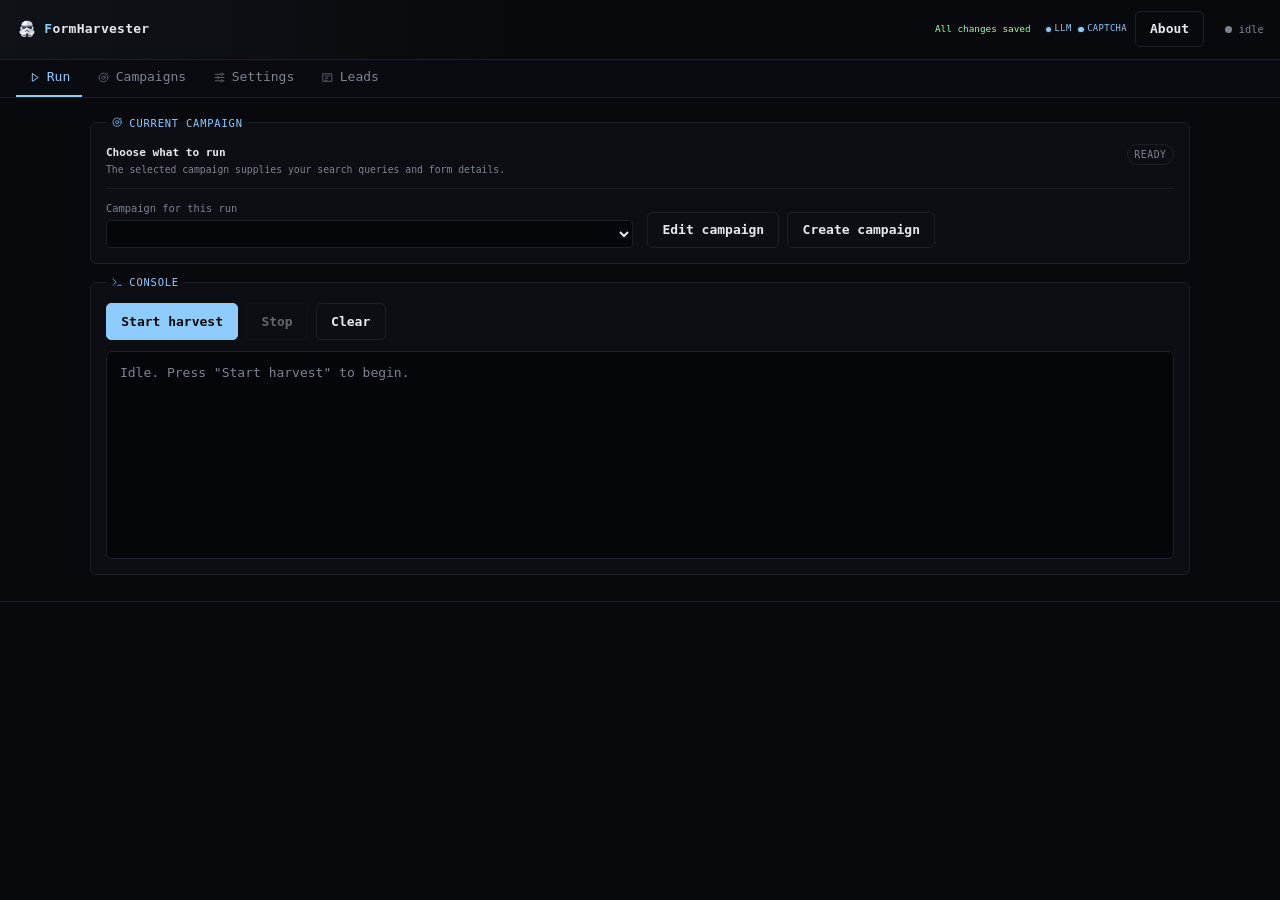
<file: src/formharvester/gui/web/index.html>
<!doctype html>
<html lang="en">
<head>
<meta charset="utf-8" />
<title>FormHarvester</title>
<link rel="stylesheet" href="style.css" />
</head>
<body>

<header>
  <img class="logo" id="logo" src="logo.png" alt="" title="formharvester.com" width="155" height="169" />
  <h1><span class="brand-f">F</span>ormHarvester</h1>
  <span class="version" id="version"></span>
  <div class="autosave-status saved" id="autosave-status" role="status" aria-live="polite">
    <span class="autosave-spinner" aria-hidden="true"></span>
    <span id="autosave-status-text">All changes saved</span>
  </div>
  <div class="api-health" id="api-health" aria-label="External API health">
    <span class="api-health-chip checking" id="llm-health" title="Checking LLM provider">
      <span class="api-health-dot" aria-hidden="true"></span>
      <span>LLM</span>
    </span>
    <span class="api-health-chip checking" id="captcha-health" title="Checking CAPTCHA provider">
      <span class="api-health-dot" aria-hidden="true"></span>
      <span>CAPTCHA</span>
    </span>
  </div>
  <button id="btn-about" class="btn">About</button>
  <div class="status">
    <span class="dot" id="status-dot"></span>
    <span id="status-text">idle</span>
  </div>
</header>

<nav>
  <button data-panel="run" class="active">
    <svg class="nav-icon" viewBox="0 0 24 24" aria-hidden="true"><path d="m8 5 11 7-11 7V5Z" /></svg>
    <span>Run</span>
  </button>
  <button data-panel="campaign">
    <svg class="nav-icon" viewBox="0 0 24 24" aria-hidden="true"><circle cx="12" cy="12" r="8" /><circle cx="12" cy="12" r="3" /><path d="m16 8 4-4" /></svg>
    <span>Campaigns</span>
  </button>
  <button data-panel="settings">
    <svg class="nav-icon" viewBox="0 0 24 24" aria-hidden="true"><path d="M4 6h10M18 6h2M4 12h3M11 12h9M4 18h10M18 18h2" /><circle cx="16" cy="6" r="2" /><circle cx="9" cy="12" r="2" /><circle cx="16" cy="18" r="2" /></svg>
    <span>Settings</span>
  </button>
  <button data-panel="leads">
    <svg class="nav-icon" viewBox="0 0 24 24" aria-hidden="true"><path d="M4 5h16v14H4z" /><path d="M8 9h8M8 13h5M8 17h3" /></svg>
    <span>Leads</span>
  </button>
</nav>

<main>
  <!-- Run -->
  <section class="panel active" id="panel-run">
    <fieldset>
      <legend><svg class="legend-icon" viewBox="0 0 24 24" aria-hidden="true"><circle cx="12" cy="12" r="8" /><circle cx="12" cy="12" r="3" /><path d="m16 8 4-4" /></svg>Current campaign</legend>
      <div class="setting-intro">
        <div>
          <strong>Choose what to run</strong>
          <span>The selected campaign supplies your search queries and form details.</span>
        </div>
        <span class="status-badge" id="campaign-status">ready</span>
      </div>
      <div class="grid campaign-run-controls">
        <label>
          Campaign for this run
          <select id="profile-select"></select>
        </label>
        <div class="campaign-run-actions">
          <button class="btn" id="btn-edit-campaign">Edit campaign</button>
          <button class="btn" id="btn-new-campaign">Create campaign</button>
        </div>
      </div>
    </fieldset>

    <fieldset>
      <legend><svg class="legend-icon" viewBox="0 0 24 24" aria-hidden="true"><path d="m4 6 6 6-6 6M13 18h7" /></svg>Console</legend>
      <div class="actions" style="margin-bottom: 0.85rem;">
        <button class="btn primary" id="btn-start">Start harvest</button>
        <button class="btn" id="btn-stop" disabled>Stop</button>
        <button class="btn" id="btn-clear">Clear</button>
      </div>
      <div id="console"><span class="empty">Idle. Press "Start harvest" to begin.</span></div>
    </fieldset>
  </section>

  <!-- Campaign -->
  <section class="panel" id="panel-campaign">
    <fieldset>
      <legend><svg class="legend-icon" viewBox="0 0 24 24" aria-hidden="true"><circle cx="12" cy="12" r="8" /><circle cx="12" cy="12" r="3" /><path d="m16 8 4-4" /></svg>Campaign setup</legend>
      <div class="setting-intro">
        <div>
          <strong>Create or choose a campaign</strong>
          <span>Campaigns keep each audience, search list, and form message separate.</span>
        </div>
        <span class="status-badge on" id="campaign-editor-state">editing</span>
      </div>
      <div class="campaign-manager">
        <label>
          Campaign being edited
          <select id="campaign-editor-select"></select>
        </label>
        <div class="campaign-create">
          <label>
            New campaign name
            <span class="hint">letters, numbers, spaces, or hyphens</span>
            <input type="text" id="new-profile" placeholder="e.g. roofing" />
          </label>
          <button class="btn" id="btn-create">Create campaign</button>
        </div>
      </div>
      <div class="campaign-admin">
        <label>
          Campaign name
          <span class="hint">Rename the selected campaign</span>
          <input type="text" id="campaign-name" autocomplete="off" />
        </label>
        <div class="campaign-admin-actions">
          <button class="btn" id="btn-rename-campaign">Rename campaign</button>
          <button class="btn danger" id="btn-delete-campaign">Delete campaign</button>
        </div>
      </div>
    </fieldset>

    <fieldset>
      <legend><svg class="legend-icon" viewBox="0 0 24 24" aria-hidden="true"><path d="M7 3h10a2 2 0 0 1 2 2v14a2 2 0 0 1-2 2H7a2 2 0 0 1-2-2V5a2 2 0 0 1 2-2Z" /><path d="M8 8h8M8 12h8M8 16h5" /></svg>Form details</legend>
      <div class="grid">
        <label>First name <input type="text" data-profile="form_fill.first_name" /></label>
        <label>Last name <input type="text" data-profile="form_fill.last_name" /></label>
        <label>Email <input type="text" data-profile="form_fill.email" /></label>
        <label>Phone <input type="text" data-profile="form_fill.phone" /></label>
        <label>Location <input type="text" data-profile="form_fill.location" /></label>
        <label>City <input type="text" data-profile="form_fill.city" /></label>
        <label>State <input type="text" data-profile="form_fill.state" /></label>
      </div>
      <div class="content-mode">
        <div class="content-mode-header">
          <div>
            <strong>Subject &amp; Message</strong>
            <span id="content-mode-description">Text submitted as written.</span>
          </div>
          <span class="status-badge" id="content-mode-state">direct</span>
        </div>
        <label class="toggle-row">
          <input id="llm-enabled" type="checkbox" data-setting="llm.enabled" />
          <span class="toggle" aria-hidden="true"></span>
          <span class="toggle-copy"><strong>Use LLM-generated content</strong><small>Provider credentials are configured in Settings.</small></span>
        </label>
        <div id="llm-key-warning" class="inline-warning" role="alert" hidden>
          <svg class="warning-icon" viewBox="0 0 24 24" aria-hidden="true"><path d="M12 4 21 20H3L12 4Z" /><path d="M12 9v5M12 17h.01" /></svg>
          <div><strong>API key required</strong><span id="llm-key-warning-text">Configure the selected provider in Settings before running.</span></div>
          <button class="btn warning-action" id="btn-open-llm-settings">Open Settings</button>
        </div>
        <div id="direct-content-fields" class="content-mode-panel">
          <div class="grid content-fields-grid">
            <label>Subject <span class="hint">submitted as written</span><input type="text" data-profile="form_fill.subject" /></label>
            <label>Message <span class="hint">submitted as written</span><textarea data-profile="form_fill.message"></textarea></label>
          </div>
        </div>
        <div id="llm-prompt-fields" class="content-mode-panel" hidden>
          <div class="grid content-fields-grid">
            <label>Subject prompt <span class="hint">instructions for the LLM, not submitted text</span><input type="text" data-profile="form_fill.subject_prompt" placeholder="e.g. Ask about their services" /></label>
            <label>Message prompt <span class="hint">instructions for the LLM, not submitted text</span><textarea data-profile="form_fill.message_prompt" placeholder="e.g. Write a concise, friendly introduction..." ></textarea></label>
          </div>
        </div>
      </div>
    </fieldset>

    <fieldset>
      <legend><svg class="legend-icon" viewBox="0 0 24 24" aria-hidden="true"><circle cx="10.8" cy="10.8" r="6.8" /><path d="m16 16 4.5 4.5" /></svg>Search</legend>
      <label>
        Search queries <span class="hint">one per line</span>
        <textarea data-profile-list="queries"></textarea>
      </label>
      <label style="margin-top: 0.85rem;">
        URL filters <span class="hint">optional; leave empty to keep all Google result links</span>
        <textarea data-profile-list="keywords"></textarea>
      </label>
    </fieldset>

    <fieldset>
      <legend><svg class="legend-icon" viewBox="0 0 24 24" aria-hidden="true"><path d="M4 5h16v14H4z" /><path d="M8 9h8M8 13h5M8 17h3" /></svg>Qualification &amp; safety</legend>
      <div class="setting-intro">
        <div>
          <strong>Selective autopilot</strong>
          <span>Only submit leads that pass score, technology, cooldown, and safety rules.</span>
        </div>
        <span class="status-badge" id="policy-state">manual</span>
      </div>
      <label class="toggle-row">
        <input type="checkbox" data-profile="policy.autopilot_enabled" />
        <span class="toggle" aria-hidden="true"></span>
        <span class="toggle-copy"><strong>Enable selective autopilot</strong><small>Requires LLM-generated content and explicit campaign limits.</small></span>
      </label>
      <div class="grid policy-grid">
        <label>Minimum lead score <span class="hint">0–100</span><input type="number" min="0" max="100" data-profile="policy.minimum_score" /></label>
        <label>Cooldown <span class="hint">days per domain</span><input type="number" min="0" data-profile="policy.cooldown_days" /></label>
        <label>Run limit <span class="hint">submissions per run</span><input type="number" min="1" data-profile="policy.max_submissions_per_run" /></label>
        <label>Daily limit <span class="hint">submissions per day</span><input type="number" min="1" data-profile="policy.max_submissions_per_day" /></label>
      </div>
      <div class="grid policy-grid">
        <label class="check"><input type="checkbox" data-profile="policy.require_review" /> Require review before submitting</label>
        <label class="check"><input type="checkbox" data-profile="policy.require_contact_form" /> Require a detected contact form</label>
        <label class="check"><input type="checkbox" data-profile="policy.dry_run" /> Dry run: draft and record, never submit</label>
      </div>
      <div class="grid content-fields-grid policy-tech-grid">
        <label>Include technologies <span class="hint">one per line; empty allows all</span><textarea data-profile-list="policy.include_technologies"></textarea></label>
        <label>Exclude technologies <span class="hint">one per line</span><textarea data-profile-list="policy.exclude_technologies"></textarea></label>
      </div>
    </fieldset>

    <div class="autosave-note">
      <svg class="note-icon" viewBox="0 0 24 24" aria-hidden="true"><path d="M5 12.5 9.5 17 19 7.5" /></svg>
      <span>Campaign changes save automatically to the selected campaign.</span>
    </div>
  </section>

  <!-- Leads -->
  <section class="panel" id="panel-leads">
    <fieldset>
      <legend><svg class="legend-icon" viewBox="0 0 24 24" aria-hidden="true"><path d="M4 5h16v14H4z" /><path d="M8 9h8M8 13h5M8 17h3" /></svg>Lead intelligence</legend>
      <div class="setting-intro">
        <div>
          <strong>What the campaign has learned</strong>
          <span>Scores, technology evidence, drafts, policy decisions, and submission history are stored locally.</span>
        </div>
        <span class="status-badge on">local</span>
      </div>
      <div class="lead-metrics" id="lead-metrics">
        <div class="metric"><strong id="metric-total">0</strong><span>discovered</span></div>
        <div class="metric"><strong id="metric-qualified">0</strong><span>qualified</span></div>
        <div class="metric"><strong id="metric-submitted">0</strong><span>submitted</span></div>
        <div class="metric"><strong id="metric-average">0</strong><span>average score</span></div>
      </div>
      <div class="lead-toolbar">
        <label>Show <select id="lead-status-filter"><option value="">All statuses</option><option value="QUALIFIED">Qualified</option><option value="SUBMITTED">Submitted</option><option value="POLICY_BLOCKED">Policy blocked</option><option value="SUPPRESSED">Suppressed</option><option value="ERROR">Errors</option></select></label>
        <div class="actions"><button class="btn" id="btn-refresh-leads">Refresh</button><button class="btn" id="btn-export-leads">Export CSV</button></div>
      </div>
      <div id="lead-cards" class="lead-cards"></div>
      <p id="leads-empty" class="empty">No leads recorded yet. Run a campaign to populate this view.</p>
    </fieldset>
  </section>

  <!-- Settings -->
  <section class="panel" id="panel-settings">
    <fieldset>
      <legend><svg class="legend-icon" viewBox="0 0 24 24" aria-hidden="true"><path d="m13 2-9 12h7l-1 8 9-12h-7l1-8Z" /></svg>Engine</legend>
      <div class="grid">
        <label class="check"><input type="checkbox" data-setting="engine.send_form" /> Submit forms</label>
        <label class="check"><input type="checkbox" data-setting="engine.headless" /> Hide browser</label>
        <label class="check"><input type="checkbox" data-setting="engine.skip_ads" /> Skip ads</label>
        <label class="check"><input type="checkbox" data-setting="engine.generate_email_sources" /> Log email sources</label>
        <label class="check"><input type="checkbox" data-setting="engine.detect_technologies" /> Detect site technologies</label>
        <label class="check" data-dev-only hidden><input type="checkbox" data-setting="engine.debug_form" /> Debug: fill but never submit</label>
        <label>
          Seconds per site
          <input type="number" min="1" data-setting="engine.max_time" />
        </label>
      </div>
    </fieldset>

    <fieldset>
      <legend><svg class="legend-icon" viewBox="0 0 24 24" aria-hidden="true"><path d="M12 3v3M12 18v3M3 12h3M18 12h3M5.6 5.6l2.1 2.1M16.3 16.3l2.1 2.1M18.4 5.6l-2.1 2.1M7.7 16.3l-2.1 2.1" /><circle cx="12" cy="12" r="4" /></svg>LLM form content</legend>
      <div class="setting-intro">
        <div>
          <strong>Provider configuration</strong>
          <span>Keys and model settings are shared by campaigns. Enable generation beside the form fields in Campaigns.</span>
        </div>
        <span class="status-badge on">settings</span>
      </div>
      <div id="llm-config" class="conditional-group">
        <div class="grid">
          <label>
            Provider
            <select id="llm-provider" data-setting="llm.provider">
              <option value="openai">OpenAI</option>
              <option value="anthropic">Anthropic</option>
              <option value="deepseek">DeepSeek</option>
            </select>
          </label>
          <label>Model <span class="hint" id="llm-model-hint">provider default</span><input id="llm-model" type="text" data-setting="llm.model" placeholder="e.g. gpt-5" /></label>
          <label>Request timeout <span class="hint">seconds</span><input type="number" min="5" max="300" data-setting="llm.request_timeout" /></label>
        </div>
        <label class="check review-toggle"><input type="checkbox" data-setting="llm.review_before_submit" /> Review generated content before submitting</label>
        <div class="provider-panel" id="llm-provider-openai">
          <div class="provider-header"><span class="provider-mark">O</span><div><strong>OpenAI</strong><span>Responses API</span></div><span class="credential-badge">API key</span></div>
          <p class="hint block">Your key is stored in local FormHarvester settings and used only for this provider.</p>
          <label>OpenAI API key <input type="password" autocomplete="off" data-setting="llm.openai_api_key" placeholder="sk-..." /></label>
        </div>
        <div class="provider-panel" id="llm-provider-anthropic" hidden>
          <div class="provider-header"><span class="provider-mark provider-mark-purple">A</span><div><strong>Anthropic</strong><span>Messages API</span></div><span class="credential-badge">API key</span></div>
          <p class="hint block">Your key is stored in local FormHarvester settings and used only for this provider.</p>
          <label>Anthropic API key <input type="password" autocomplete="off" data-setting="llm.anthropic_api_key" placeholder="sk-ant-..." /></label>
        </div>
        <div class="provider-panel" id="llm-provider-deepseek" hidden>
          <div class="provider-header"><span class="provider-mark provider-mark-cyan">D</span><div><strong>DeepSeek</strong><span>Chat Completions API</span></div><span class="credential-badge">API key</span></div>
          <p class="hint block">Your key is stored in local FormHarvester settings and used only for this provider.</p>
          <label>DeepSeek API key <input type="password" autocomplete="off" data-setting="llm.deepseek_api_key" placeholder="sk-..." /></label>
        </div>
      </div>
      <p class="hint block">Review mode pauses before each submission so you can edit or skip the generated content.</p>
    </fieldset>

    <fieldset>
      <legend><svg class="legend-icon" viewBox="0 0 24 24" aria-hidden="true"><circle cx="10.8" cy="10.8" r="6.8" /><path d="m16 16 4.5 4.5" /></svg>Search</legend>
      <div class="grid">
        <label>Start page <input type="number" min="1" data-setting="google.start_page" /></label>
        <label>Max pages per query <input type="number" min="1" data-setting="google.max_pages" /></label>
        <label>Min delay <span class="hint">seconds</span><input type="number" min="0" data-setting="google.min_delay" /></label>
        <label>Max delay <span class="hint">seconds</span><input type="number" min="0" data-setting="google.max_delay" /></label>
        <label>Captcha pause <span class="hint">minutes, 0 disables</span><input type="number" min="0" data-setting="google.captcha_sleep" /></label>
        <label>Between batches <span class="hint">minutes</span><input type="number" min="0" data-setting="google.search_timer" /></label>
      </div>
    </fieldset>

    <fieldset>
      <legend><svg class="legend-icon" viewBox="0 0 24 24" aria-hidden="true"><path d="M12 3 20 6v5c0 4.8-3.3 8.5-8 10-4.7-1.5-8-5.2-8-10V6l8-3Z" /><path d="m9 12 2 2 4-4" /></svg>Captcha solver</legend>
      <div class="setting-intro">
        <div>
          <strong>Choose one solving service</strong>
          <span>Only the credentials for the selected provider are shown.</span>
        </div>
        <span class="status-badge" id="captcha-state">auto</span>
      </div>
      <div class="grid compact-grid">
        <label>
          Provider
          <select id="captcha-provider" data-setting="captcha.provider">
            <option value="">auto-detect</option>
            <option value="2captcha">2captcha</option>
            <option value="deathbycaptcha">deathbycaptcha</option>
            <option value="none">none</option>
          </select>
        </label>
      </div>
      <div class="provider-panel captcha-panel" id="captcha-provider-auto">
        <div class="provider-header"><span class="provider-mark provider-mark-neutral">↔</span><div><strong>Automatic selection</strong><span>Use configured credentials when available</span></div></div>
        <p class="hint block">FormHarvester uses the first available provider credentials. Select a provider to make the choice explicit.</p>
      </div>
      <div class="provider-panel captcha-panel" id="captcha-provider-2captcha" hidden>
        <div class="provider-header"><span class="provider-mark provider-mark-blue">2</span><div><strong>2captcha</strong><span>Image and reCAPTCHA solving</span></div><span class="credential-badge">API key</span></div>
        <label>2captcha API key <input type="password" autocomplete="off" data-setting="captcha.twocaptcha_api_key" placeholder="Enter 2captcha key" /></label>
      </div>
      <div class="provider-panel captcha-panel" id="captcha-provider-deathbycaptcha" hidden>
        <div class="provider-header"><span class="provider-mark provider-mark-orange">D</span><div><strong>DeathByCaptcha</strong><span>Username and password</span></div><span class="credential-badge">Credentials</span></div>
        <div class="grid">
          <label>DBC username <input type="text" autocomplete="off" data-setting="captcha.dbc_username" /></label>
          <label>DBC password <input type="password" autocomplete="off" data-setting="captcha.dbc_password" /></label>
        </div>
      </div>
      <div class="provider-panel captcha-panel" id="captcha-provider-none" hidden>
        <div class="provider-header"><span class="provider-mark provider-mark-neutral">—</span><div><strong>Disabled</strong><span>Captcha challenges will not be solved</span></div></div>
        <p class="hint block">Use this when you want to handle challenges manually in the visible browser.</p>
      </div>
    </fieldset>

    <div class="autosave-note">
      <svg class="note-icon" viewBox="0 0 24 24" aria-hidden="true"><path d="M5 12.5 9.5 17 19 7.5" /></svg>
      <span>Settings save automatically as you change them.</span>
    </div>
  </section>
</main>

<div id="review-dialog" class="review-dialog" hidden>
  <section class="review-card" role="dialog" aria-modal="true" aria-labelledby="review-title">
    <h2 id="review-title">Review generated message</h2>
    <p class="hint">Approve to submit this form, or skip it to continue without sending.</p>
    <p class="review-target" id="review-target"></p>
    <label>Subject <input type="text" id="review-subject" /></label>
    <label>Message <textarea id="review-message"></textarea></label>
    <div class="actions review-actions">
      <button class="btn" id="btn-review-skip">Skip</button>
      <button class="btn primary" id="btn-review-approve">Approve and submit</button>
    </div>
  </section>
</div>
<div id="about-dialog" class="review-dialog" hidden>
  <div class="review-card">
    <h2>About FormHarvester</h2>
    <p>Version <span id="about-current"></span></p>
    <p>Latest release <span id="about-latest">unknown</span></p>
    <p id="about-status"></p>
    <div class="about-actions">
      <button id="btn-check-updates" class="btn">Check for updates</button>
      <button class="btn" data-external="https://formharvester.com">Website</button>
      <button class="btn" data-external="https://github.com/dariomory/formharvester">GitHub</button>
      <button class="btn" data-external="https://github.com/dariomory/formharvester/releases">Releases</button>
      <button id="btn-close-about" class="btn">Close</button>
    </div>
  </div>
</div>

<footer id="home-path"></footer>
<div id="toast"></div>

<script src="app.js"></script>
</body>
</html>
</file>
<file: src/formharvester/gui/web/style.css>
/* Shares the formharvester.com palette and monospace console look. */
:root {
  color-scheme: dark;
  --bg: #08090c;
  --panel: #0c0e13;
  --fg: #e7e9ee;
  --muted: #7d8390;
  --accent: #8ecbff;
  --border: #1c1f26;
  --danger: #ff8e8e;
  --ok: #8effb1;
}

* { box-sizing: border-box; }

::selection {
  background: rgba(142, 203, 255, 0.22);
  color: var(--fg);
}

html, body {
  margin: 0;
  min-height: 100%;
  background: var(--bg);
  color: var(--fg);
  font-family: ui-monospace, "Cascadia Code", "Fira Code", Consolas, monospace;
  font-size: 13px;
  line-height: 1.55;
}

body {
  display: flex;
  flex-direction: column;
  min-height: 100vh;
}

/* --- header --- */

header {
  display: flex;
  align-items: center;
  gap: 0.6rem;
  padding: 0.85rem 1.25rem;
  border-bottom: 1px solid var(--border);
  background: linear-gradient(90deg, rgba(142, 203, 255, 0.05), transparent 42%);
}

header .logo {
  height: 1.7rem;
  width: auto;
  display: block;
  cursor: pointer;
}

header h1 {
  font-size: 1rem;
  font-weight: 700;
  margin: 0;
  letter-spacing: 0.02em;
}

header h1 .brand-f { color: var(--accent); }

header .version { color: var(--muted); font-size: 0.8rem; }
header .spacer { flex: 1; }

.autosave-status {
  display: inline-flex;
  align-items: center;
  gap: 0.4rem;
  margin-left: auto;
  color: var(--muted);
  font-size: 0.72rem;
  white-space: nowrap;
}

.autosave-status.saved { color: var(--ok); }
.autosave-status.pending { color: #ffcf8e; }
.autosave-status.error { color: var(--danger); }
.autosave-status.saving { color: var(--accent); }

.autosave-spinner {
  width: 0.75rem;
  height: 0.75rem;
  border: 1px solid currentColor;
  border-right-color: transparent;
  border-radius: 50%;
  opacity: 0;
}

.autosave-status.saving .autosave-spinner {
  opacity: 1;
  animation: spin 0.8s linear infinite;
}

@keyframes spin { to { transform: rotate(360deg); } }

.api-health {
  display: inline-flex;
  align-items: center;
  gap: 0.5rem;
  margin-left: 0.55rem;
  white-space: nowrap;
}

.api-health-chip {
  display: inline-flex;
  align-items: center;
  gap: 0.28rem;
  color: var(--muted);
  font-size: 0.68rem;
  letter-spacing: 0.04em;
  text-transform: uppercase;
}

.api-health-chip.ok { color: var(--ok); }
.api-health-chip.warning { color: #ffcf8e; }
.api-health-chip.checking { color: var(--accent); }
.api-health-chip.disabled { color: var(--muted); }

.api-health-dot {
  width: 0.42rem;
  height: 0.42rem;
  border-radius: 50%;
  background: currentColor;
  box-shadow: 0 0 0 2px rgba(255, 255, 255, 0.03);
}

.api-health-chip.checking .api-health-dot {
  animation: pulse 1.2s ease-in-out infinite;
}

/* --- tabs --- */

nav {
  display: flex;
  gap: 0.25rem;
  padding: 0 1.25rem;
  border-bottom: 1px solid var(--border);
  background: rgba(12, 14, 19, 0.62);
}

nav button {
  display: inline-flex;
  align-items: center;
  gap: 0.45rem;
  background: none;
  border: none;
  border-bottom: 2px solid transparent;
  color: var(--muted);
  font: inherit;
  padding: 0.6rem 0.9rem;
  cursor: pointer;
}

nav button:hover { color: var(--fg); }

nav button.active {
  color: var(--accent);
  border-bottom-color: var(--accent);
}

.nav-icon, .legend-icon {
  width: 1rem;
  height: 1rem;
  flex: 0 0 auto;
  fill: none;
  stroke: currentColor;
  stroke-width: 1.7;
  stroke-linecap: round;
  stroke-linejoin: round;
}

.nav-icon { opacity: 0.72; }
nav button.active .nav-icon { opacity: 1; }

/* --- panels --- */

main {
  flex: 0 0 auto;
  padding: 1.25rem;
  width: 100%;
}

.panel { display: none; max-width: 1100px; margin: 0 auto; }
.panel.active { display: block; }

fieldset {
  border: 1px solid var(--border);
  border-radius: 6px;
  padding: 1rem 1.15rem 1.15rem;
  margin: 0 0 0.8rem;
  background: var(--panel);
}

legend {
  display: inline-flex;
  align-items: center;
  gap: 0.45rem;
  color: var(--accent);
  padding: 0 0.4rem;
  font-size: 0.8rem;
  letter-spacing: 0.08em;
  text-transform: uppercase;
}

.legend-icon { width: 0.95rem; height: 0.95rem; opacity: 0.85; }

.grid {
  display: grid;
  grid-template-columns: repeat(auto-fit, minmax(210px, 1fr));
  gap: 0.85rem 1.1rem;
}

label {
  display: flex;
  flex-direction: column;
  gap: 0.3rem;
  color: var(--muted);
  font-size: 0.8rem;
}

label .hint {
  color: #5c626e;
  font-size: 0.72rem;
}

.hint.block {
  display: block;
  margin: 0.8rem 0 0;
}

input[type="text"],
input[type="number"],
input[type="password"],
select,
textarea {
  background: #05060a;
  border: 1px solid var(--border);
  border-radius: 4px;
  color: var(--fg);
  font: inherit;
  padding: 0.45rem 0.55rem;
  width: 100%;
}

input:focus, select:focus, textarea:focus {
  outline: none;
  border-color: var(--accent);
}

textarea { resize: vertical; min-height: 7rem; }

label.check {
  flex-direction: row;
  align-items: center;
  gap: 0.5rem;
  color: var(--fg);
  font-size: 0.85rem;
}

input[type="checkbox"] { accent-color: var(--accent); width: auto; }

/* --- settings cards and conditional provider fields ----------------- */

.setting-intro {
  display: flex;
  align-items: flex-start;
  justify-content: space-between;
  gap: 1rem;
  margin: 0 0 0.9rem;
  padding-bottom: 0.8rem;
  border-bottom: 1px solid rgba(28, 31, 38, 0.8);
}

.setting-intro div {
  display: flex;
  flex-direction: column;
  gap: 0.1rem;
}

.setting-intro strong { color: var(--fg); font-size: 0.85rem; }
.setting-intro span { color: var(--muted); font-size: 0.75rem; }

.status-badge, .credential-badge {
  display: inline-flex;
  align-items: center;
  border: 1px solid var(--border);
  border-radius: 999px;
  color: var(--muted);
  font-size: 0.68rem;
  letter-spacing: 0.06em;
  padding: 0.15rem 0.5rem;
  text-transform: uppercase;
  white-space: nowrap;
}

.status-badge.on {
  border-color: rgba(142, 255, 177, 0.42);
  color: var(--ok);
}

.toggle-row {
  display: flex;
  flex-direction: row;
  align-items: center;
  gap: 0.7rem;
  padding: 0.65rem 0.75rem;
  border: 1px solid var(--border);
  border-radius: 5px;
  background: rgba(5, 6, 10, 0.48);
  color: var(--fg);
  cursor: pointer;
}

.toggle-row > input {
  position: absolute;
  opacity: 0;
  pointer-events: none;
}

.toggle {
  position: relative;
  width: 2.1rem;
  height: 1.2rem;
  flex: 0 0 auto;
  border: 1px solid #343944;
  border-radius: 999px;
  background: #11141b;
  transition: background 0.15s ease, border-color 0.15s ease;
}

.toggle::after {
  content: "";
  position: absolute;
  top: 0.16rem;
  left: 0.18rem;
  width: 0.72rem;
  height: 0.72rem;
  border-radius: 50%;
  background: var(--muted);
  transition: transform 0.15s ease, background 0.15s ease;
}

.toggle-row > input:checked + .toggle {
  border-color: var(--accent);
  background: rgba(142, 203, 255, 0.2);
}

.toggle-row > input:checked + .toggle::after {
  transform: translateX(0.88rem);
  background: var(--accent);
}

.toggle-row > input:focus-visible + .toggle { outline: 2px solid var(--accent); outline-offset: 2px; }

.toggle-copy {
  display: flex;
  flex-direction: column;
  gap: 0.05rem;
}

.toggle-copy strong { color: var(--fg); font-size: 0.82rem; }
.toggle-copy small { color: var(--muted); font-size: 0.72rem; }

.conditional-group {
  margin-top: 0.9rem;
  padding-top: 0.9rem;
  border-top: 1px solid var(--border);
}

.conditional-group[hidden], .provider-panel[hidden] { display: none; }

.review-toggle {
  margin: 0.9rem 0;
  padding: 0.6rem 0.7rem;
  border: 1px solid var(--border);
  border-radius: 5px;
  background: rgba(142, 203, 255, 0.035);
}

.provider-panel {
  margin-top: 0.9rem;
  padding: 0.85rem;
  border: 1px solid rgba(142, 203, 255, 0.24);
  border-radius: 5px;
  background: linear-gradient(135deg, rgba(142, 203, 255, 0.055), rgba(5, 6, 10, 0.2));
}

.captcha-panel { border-color: var(--border); background: rgba(5, 6, 10, 0.3); }

.provider-header {
  display: flex;
  align-items: center;
  gap: 0.65rem;
  margin-bottom: 0.75rem;
}

.provider-header > div {
  display: flex;
  flex: 1;
  flex-direction: column;
  gap: 0.05rem;
}

.provider-header strong { color: var(--fg); font-size: 0.84rem; }
.provider-header div span { color: var(--muted); font-size: 0.7rem; }

.provider-mark {
  display: grid;
  width: 1.8rem;
  height: 1.8rem;
  place-items: center;
  flex: 0 0 auto;
  border: 1px solid rgba(142, 203, 255, 0.55);
  border-radius: 5px;
  color: var(--accent);
  font-size: 0.82rem;
  font-weight: 700;
}

.provider-mark-purple { border-color: rgba(205, 166, 255, 0.58); color: #cda6ff; }
.provider-mark-cyan { border-color: rgba(109, 235, 241, 0.58); color: #6debf1; }
.provider-mark-blue { border-color: rgba(123, 169, 255, 0.58); color: #7ba9ff; }
.provider-mark-orange { border-color: rgba(255, 177, 108, 0.58); color: #ffb16c; }
.provider-mark-neutral { border-color: #343944; color: var(--muted); }

.compact-grid { max-width: 720px; }

.autosave-note {
  display: flex;
  align-items: center;
  gap: 0.45rem;
  margin: 0.15rem 0 0.8rem;
  padding: 0.55rem 0.7rem;
  border: 1px dashed var(--border);
  border-radius: 5px;
  color: var(--muted);
  font-size: 0.72rem;
}

.note-icon {
  width: 0.95rem;
  height: 0.95rem;
  flex: 0 0 auto;
  fill: none;
  stroke: var(--ok);
  stroke-width: 1.8;
  stroke-linecap: round;
  stroke-linejoin: round;
}

.content-mode {
  margin-top: 1rem;
  padding-top: 1rem;
  border-top: 1px solid var(--border);
}

.content-mode-header {
  display: flex;
  align-items: flex-start;
  justify-content: space-between;
  gap: 1rem;
  margin-bottom: 0.7rem;
}

.content-mode-header > div {
  display: flex;
  flex-direction: column;
  gap: 0.05rem;
}

.content-mode-header strong { color: var(--fg); font-size: 0.85rem; }
.content-mode-header span { color: var(--muted); font-size: 0.74rem; }
.content-mode-panel { margin-top: 0.8rem; }
.content-fields-grid { grid-template-columns: minmax(180px, 0.65fr) minmax(300px, 1.35fr); }
.content-mode-panel[hidden], .inline-warning[hidden] { display: none; }

.inline-warning {
  display: flex;
  align-items: center;
  gap: 0.6rem;
  margin-top: 0.75rem;
  padding: 0.65rem 0.75rem;
  border: 1px solid rgba(255, 207, 142, 0.42);
  border-radius: 5px;
  background: rgba(255, 207, 142, 0.08);
  color: #ffcf8e;
  font-size: 0.72rem;
}

.inline-warning > div {
  display: flex;
  flex: 1;
  flex-direction: column;
  gap: 0.05rem;
}

.inline-warning strong { font-size: 0.78rem; }
.inline-warning span { color: #caa873; }

.warning-icon {
  width: 1.1rem;
  height: 1.1rem;
  flex: 0 0 auto;
  fill: none;
  stroke: currentColor;
  stroke-width: 1.7;
  stroke-linecap: round;
  stroke-linejoin: round;
}

.warning-action { color: #ffcf8e !important; border-color: rgba(255, 207, 142, 0.42) !important; }

.campaign-run-controls { align-items: end; }

.campaign-run-actions {
  display: flex;
  align-items: end;
  gap: 0.6rem;
  min-height: 100%;
}

.campaign-manager {
  display: grid;
  grid-template-columns: minmax(210px, 0.8fr) minmax(300px, 1.2fr);
  gap: 0.85rem 1.1rem;
  align-items: end;
}

.campaign-create {
  display: flex;
  align-items: end;
  gap: 0.6rem;
}

.campaign-create label { flex: 1; }
.campaign-create .btn { white-space: nowrap; }

.campaign-admin {
  display: grid;
  grid-template-columns: minmax(210px, 0.8fr) minmax(300px, 1.2fr);
  gap: 0.85rem 1.1rem;
  align-items: end;
  margin-top: 0.9rem;
  padding-top: 0.9rem;
  border-top: 1px solid var(--border);
}

.campaign-admin-actions {
  display: flex;
  gap: 0.6rem;
  align-items: end;
}

.policy-grid { margin-top: 0.85rem; }
.policy-tech-grid { margin-top: 0.85rem; }

/* --- lead intelligence ----------------------------------------------- */

.lead-metrics {
  display: grid;
  grid-template-columns: repeat(4, minmax(110px, 1fr));
  gap: 0.65rem;
  margin-bottom: 1rem;
}

.metric {
  display: flex;
  flex-direction: column;
  gap: 0.05rem;
  padding: 0.75rem;
  border: 1px solid var(--border);
  border-radius: 5px;
  background: rgba(5, 6, 10, 0.42);
}

.metric strong { color: var(--accent); font-size: 1.05rem; }
.metric span { color: var(--muted); font-size: 0.7rem; text-transform: uppercase; }

.lead-toolbar {
  display: flex;
  align-items: end;
  justify-content: space-between;
  gap: 1rem;
  margin-bottom: 0.9rem;
}

.lead-toolbar label { min-width: 180px; }

.lead-cards { display: grid; gap: 0.7rem; }

.lead-card {
  padding: 0.85rem;
  border: 1px solid var(--border);
  border-radius: 5px;
  background: rgba(5, 6, 10, 0.38);
}

.lead-card-header {
  display: flex;
  align-items: flex-start;
  justify-content: space-between;
  gap: 1rem;
}

.lead-card-title { color: var(--fg); font-weight: 700; word-break: break-all; }
.lead-card-meta { color: var(--muted); font-size: 0.72rem; }
.lead-card-score { color: var(--accent); font-size: 1rem; font-weight: 700; white-space: nowrap; }
.lead-card-details { display: grid; gap: 0.25rem; margin-top: 0.65rem; color: var(--muted); font-size: 0.72rem; }
.lead-card-details strong { color: var(--fg); font-weight: 400; }
.lead-card-actions { margin-top: 0.7rem; }
.lead-card .status-badge { margin-left: 0.4rem; }

button.btn.danger { color: var(--danger); }
button.btn.danger:hover:not(:disabled) { border-color: var(--danger); color: var(--danger); }

/* --- buttons --- */

.actions { display: flex; gap: 0.6rem; align-items: center; flex-wrap: wrap; }

/* keep an inline field and its button on one row */
.actions input[type="text"] { flex: 1; width: auto; min-width: 0; }

button.btn {
  background: transparent;
  border: 1px solid var(--border);
  border-radius: 5px;
  color: var(--fg);
  font: inherit;
  font-weight: 700;
  padding: 0.55rem 1.1rem;
  cursor: pointer;
  transition: border-color 0.15s ease, color 0.15s ease;
}

button.btn:hover:not(:disabled) { color: var(--accent); border-color: var(--accent); }

button.btn.primary {
  background: var(--accent);
  border-color: var(--accent);
  color: var(--bg);
}

button.btn.primary:hover:not(:disabled) { filter: brightness(1.1); color: var(--bg); }

button.btn:disabled { opacity: 0.4; cursor: not-allowed; }

/* --- manual LLM review ----------------------------------------------- */

.review-dialog {
  position: fixed;
  inset: 0;
  z-index: 10;
  display: grid;
  place-items: center;
  padding: 1.25rem;
  background: rgba(5, 6, 10, 0.86);
}

.review-dialog[hidden] { display: none; }

.review-card {
  width: min(100%, 680px);
  max-height: 100%;
  overflow-y: auto;
  border: 1px solid var(--accent);
  border-radius: 6px;
  padding: 1.25rem;
  background: var(--panel);
  box-shadow: 0 1rem 4rem rgba(0, 0, 0, 0.45);
}

.review-card h2 { margin: 0; color: var(--accent); font-size: 1rem; }
.review-target { color: var(--fg); font-size: 0.8rem; word-break: break-all; }
.review-card label { margin-top: 0.85rem; }
.review-card textarea { min-height: 12rem; }
.review-actions { justify-content: flex-end; margin-top: 1rem; }
.about-actions { display: flex; gap: 0.5rem; flex-wrap: wrap; margin-top: 1rem; }

/* --- console --- */

#console {
  background: #05060a;
  border: 1px solid var(--border);
  border-radius: 6px;
  padding: 0.85rem 1rem;
  height: 16rem;
  overflow-y: auto;
  white-space: pre-wrap;
  word-break: break-word;
  color: #b9bec9;
}

#console .line::before { content: "› "; color: var(--accent); }
#console .empty { color: var(--muted); }

/* --- status line --- */

.status {
  display: flex;
  align-items: center;
  gap: 0.5rem;
  color: var(--muted);
  font-size: 0.8rem;
  margin-left: 1rem;
}

.dot {
  width: 7px;
  height: 7px;
  border-radius: 50%;
  background: var(--muted);
}

.dot.running { background: var(--ok); animation: pulse 1.2s ease-in-out infinite; }

@keyframes pulse { 50% { opacity: 0.3; } }

@media (prefers-reduced-motion: reduce) {
  .dot.running, .api-health-chip.checking .api-health-dot { animation: none; }
}

/* --- toast --- */

#toast {
  position: fixed;
  bottom: 1.1rem;
  right: 1.1rem;
  background: var(--panel);
  border: 1px solid var(--border);
  border-left: 3px solid var(--accent);
  border-radius: 5px;
  padding: 0.6rem 0.9rem;
  max-width: 24rem;
  opacity: 0;
  transform: translateY(6px);
  transition: opacity 0.2s ease, transform 0.2s ease;
  pointer-events: none;
}

#toast.show { opacity: 1; transform: translateY(0); }
#toast.error { border-left-color: var(--danger); color: var(--danger); }

footer {
  border-top: 1px solid var(--border);
  padding: 0.5rem 1.25rem;
  color: #5c626e;
  font-size: 0.72rem;
}

@media (max-width: 640px) {
  main { padding: 0.85rem; }
  header, nav { padding-left: 0.85rem; padding-right: 0.85rem; }
  nav button { padding-left: 0.55rem; padding-right: 0.55rem; }
  fieldset { padding-left: 0.85rem; padding-right: 0.85rem; }
  .setting-intro { flex-direction: column; gap: 0.55rem; }
  .provider-header { align-items: flex-start; }
  .campaign-run-actions, .campaign-manager, .campaign-create, .campaign-admin { display: flex; flex-direction: column; align-items: stretch; }
  .campaign-run-actions .btn, .campaign-create .btn, .campaign-admin-actions .btn { width: 100%; }
  .campaign-admin-actions { flex-direction: column; align-items: stretch; }
  .content-fields-grid { grid-template-columns: 1fr; }
  .lead-metrics { grid-template-columns: repeat(2, 1fr); }
  .lead-toolbar { align-items: stretch; flex-direction: column; }
  .lead-toolbar label { min-width: 0; }
  .inline-warning { align-items: flex-start; flex-wrap: wrap; }
  .warning-action { width: 100%; margin-left: 1.7rem; }
  .autosave-status { margin-left: auto; }
  .api-health { gap: 0.35rem; margin-left: 0.35rem; }
  .api-health-chip span:last-child { display: none; }
  .status { margin-left: 0.4rem; }
}
</file>
